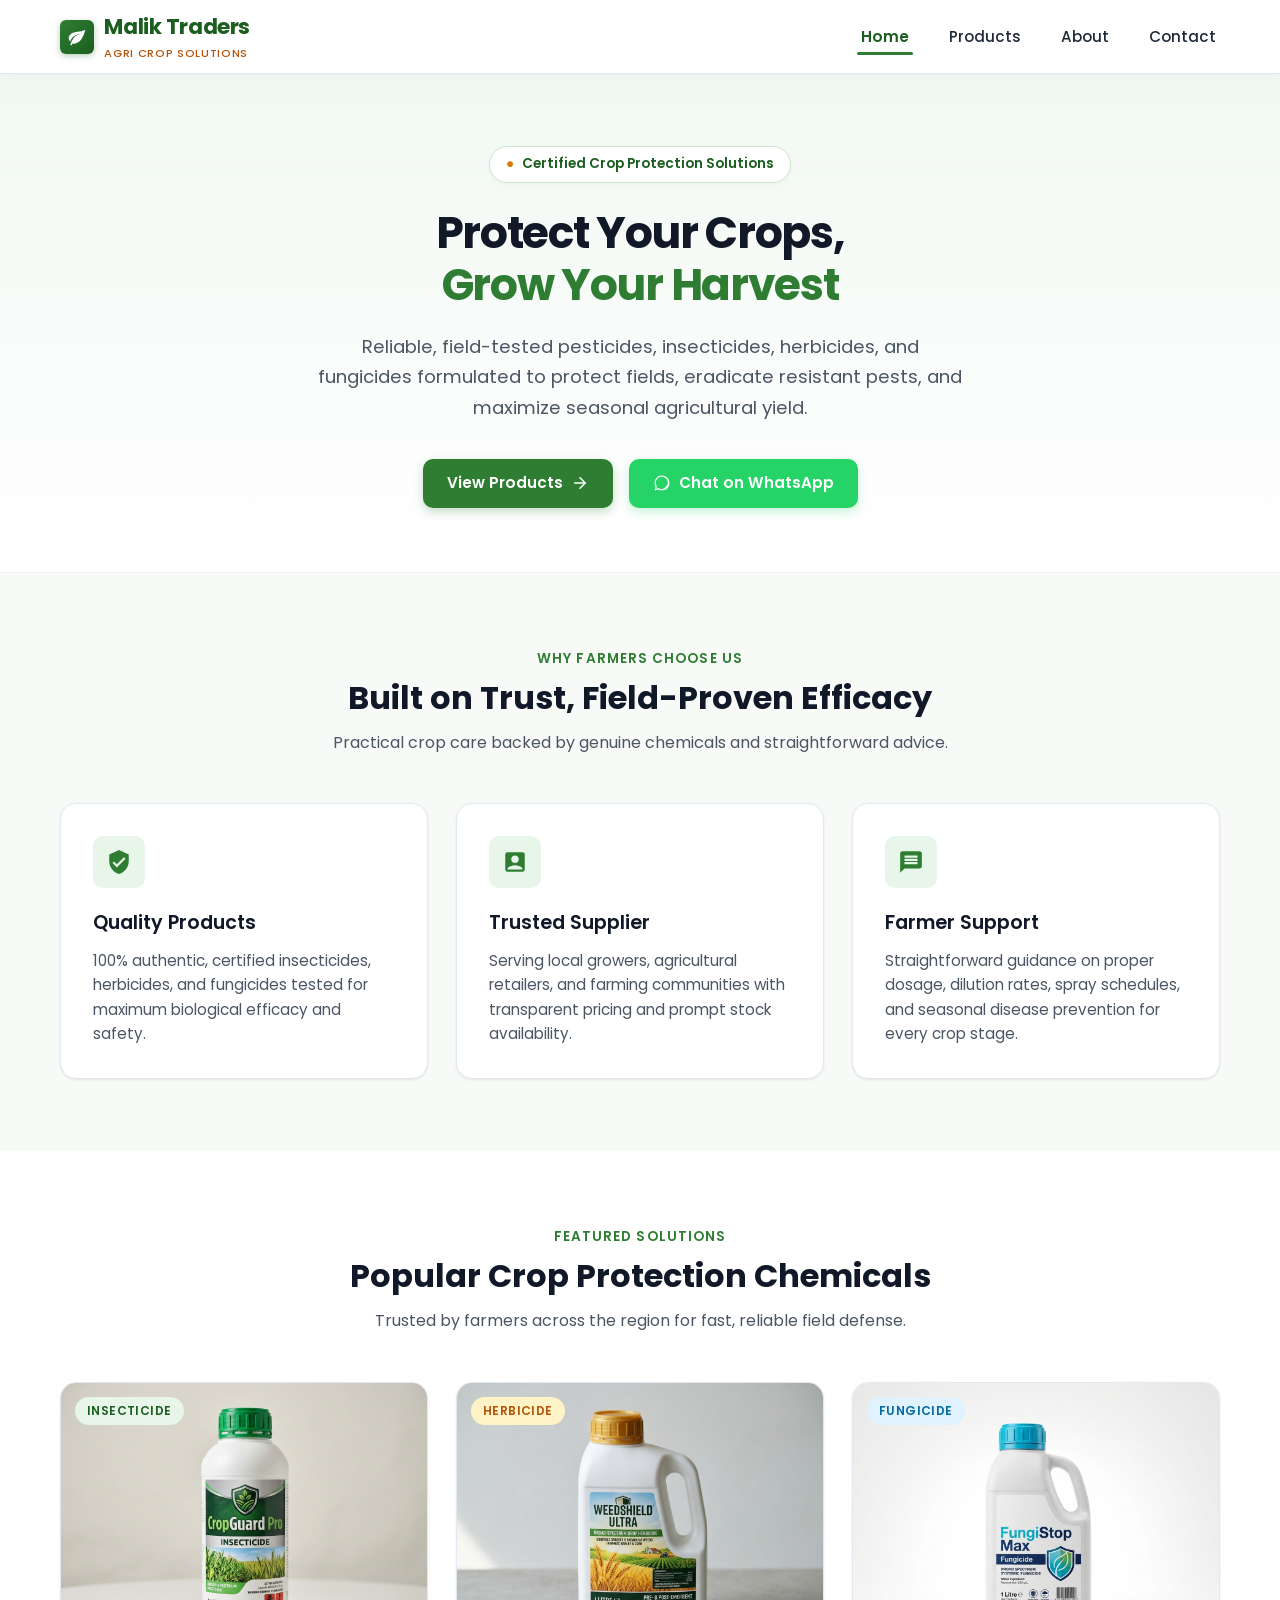
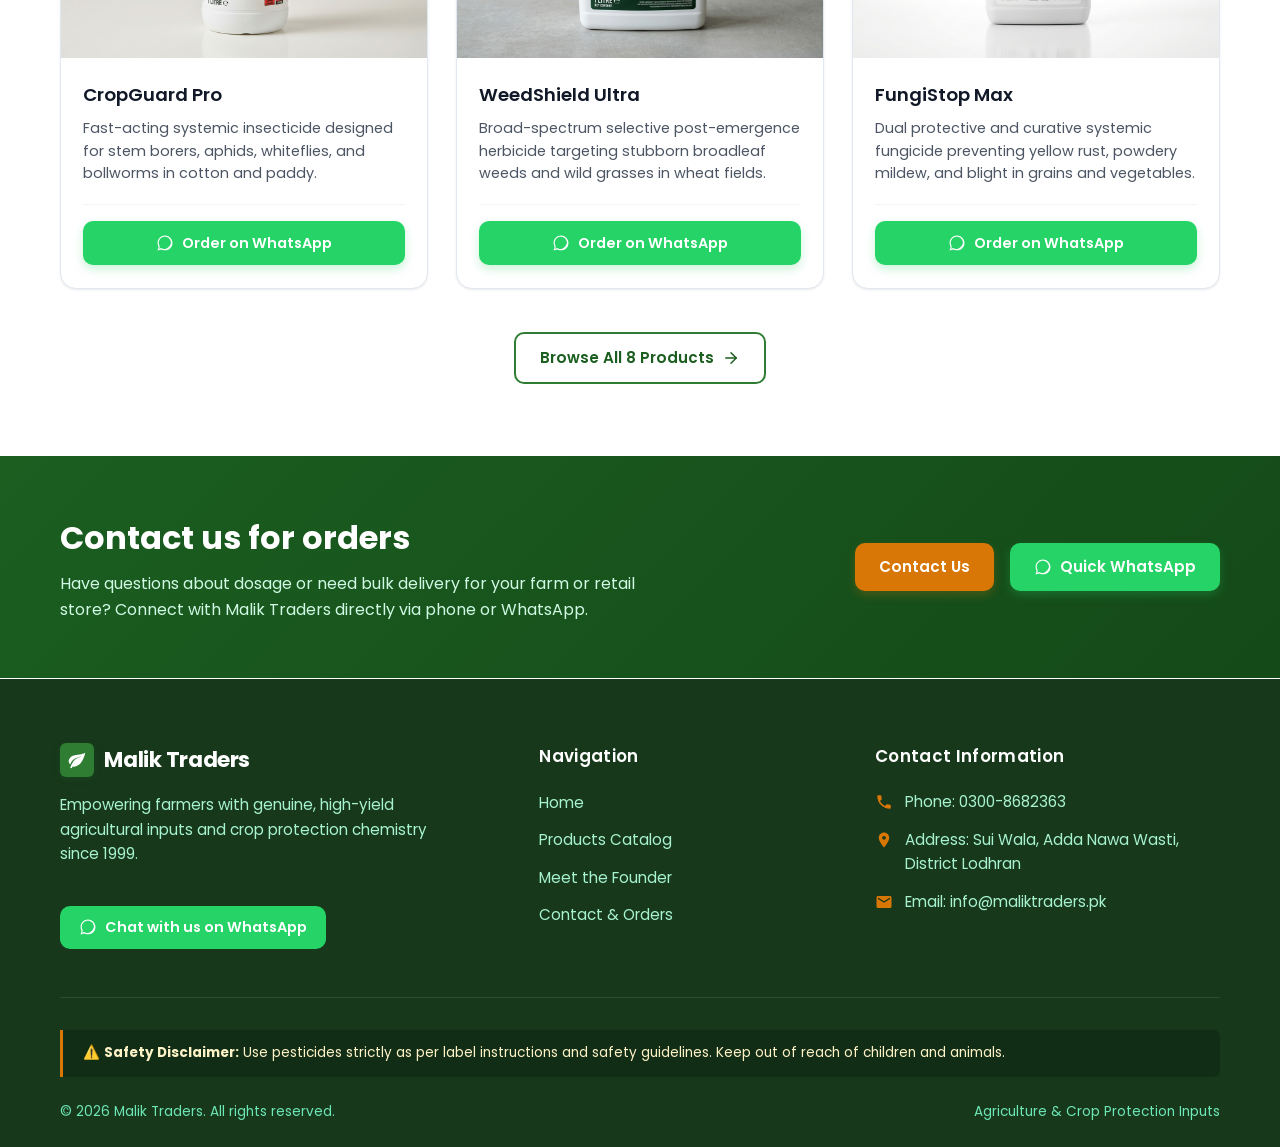
<file: index.html>
<!DOCTYPE html>
<html lang="en">
<head>
  <meta charset="UTF-8">
  <meta name="viewport" content="width=device-width, initial-scale=1.0">
  <title>Malik Traders | Quality Agricultural Pesticides & Crop Protection</title>
  <meta name="description" content="Malik Traders - Trusted provider of authentic agricultural pesticides, insecticides, herbicides, and fungicides. Protect your crops and grow your harvest.">
  
  <!-- Google Fonts: Poppins -->
  <link rel="preconnect" href="https://fonts.googleapis.com">
  <link rel="preconnect" href="https://fonts.gstatic.com" crossorigin>
  <link href="https://fonts.googleapis.com/css2?family=Poppins:wght@400;500;600;700&display=swap" rel="stylesheet">
  
  <!-- Stylesheet -->
  <link rel="stylesheet" href="style.css">
</head>
<body>

  <!-- Sticky Navbar -->
  <header class="header">
    <div class="container navbar">
      <a href="index.html" class="logo" aria-label="Malik Traders Home">
        <div class="logo-icon">
          <!-- Leaf / Plant SVG -->
          <svg viewBox="0 0 24 24">
            <path d="M17 8C8 10 5.9 16.17 3.82 21.34L5.71 22l1-2.3A4.49 4.49 0 0 0 8 20C19 20 22 3 22 3c-1 2-8 2.25-13 3.25S2 11.5 2 13.5s1.75 3.75 1.75 3.75C7 8 17 8 17 8z"/>
          </svg>
        </div>
        <div>
          <div>Malik Traders</div>
          <span class="logo-badge">Agri Crop Solutions</span>
        </div>
      </a>

      <!-- Mobile Navigation Hamburger -->
      <button class="nav-toggle" aria-label="Toggle navigation menu" aria-expanded="false">
        <span></span>
        <span></span>
        <span></span>
      </button>

      <!-- Nav Links -->
      <nav>
        <ul class="nav-menu">
          <li><a href="index.html" class="nav-link active">Home</a></li>
          <li><a href="products.html" class="nav-link">Products</a></li>
          <li><a href="about.html" class="nav-link">About</a></li>
          <li><a href="contact.html" class="nav-link">Contact</a></li>
        </ul>
      </nav>
    </div>
  </header>

  <main>
    <!-- Hero Section (Soft Fade-In on Page Load) -->
    <section class="hero-section">
      <div class="container">
        <div class="hero-content animate-hero-fade">
          <div class="hero-pill">
            <span>●</span> Certified Crop Protection Solutions
          </div>
          <h1 class="hero-title">
            Protect Your Crops, <span class="highlight">Grow Your Harvest</span>
          </h1>
          <p class="hero-subtitle">
            Reliable, field-tested pesticides, insecticides, herbicides, and fungicides 
            formulated to protect fields, eradicate resistant pests, and maximize seasonal agricultural yield.
          </p>
          <div class="hero-actions">
            <a href="products.html" class="btn btn-primary">
              View Products
              <svg width="18" height="18" viewBox="0 0 24 24" fill="none" stroke="currentColor" stroke-width="2" stroke-linecap="round" stroke-linejoin="round">
                <line x1="5" y1="12" x2="19" y2="12"></line>
                <polyline points="12 5 19 12 12 19"></polyline>
              </svg>
            </a>
            <a href="https://wa.me/923008682363?text=Hello%20Malik%20Traders,%20I%20would%20like%20to%20inquire%20about%20crop%20protection%20products." target="_blank" rel="noopener noreferrer" class="btn btn-whatsapp">
              <svg viewBox="0 0 24 24">
                <path d="M12.04 2c-5.46 0-9.91 4.45-9.91 9.91 0 1.75.46 3.45 1.32 4.95L2.05 22l5.25-1.38c1.45.79 3.08 1.21 4.74 1.21 5.46 0 9.91-4.45 9.91-9.91 0-2.65-1.03-5.14-2.9-7.01A9.816 9.816 0 0 0 12.04 2zm0 18.09c-1.52 0-3-.41-4.31-1.19l-.31-.18-3.2.84.85-3.12-.2-.32a8.04 8.04 0 0 1-1.23-4.31c0-4.47 3.64-8.11 8.11-8.11 2.17 0 4.2.85 5.73 2.38s2.38 3.56 2.38 5.73-3.64 8.16-8.03 8.16z"/>
              </svg>
              Chat on WhatsApp
            </a>
          </div>
        </div>
      </div>
    </section>

    <!-- 3 Short Highlight Cards (Scroll Reveal) -->
    <section class="section section-alt">
      <div class="container">
        <div class="section-header reveal">
          <span class="section-tag">Why Farmers Choose Us</span>
          <h2 class="section-title">Built on Trust, Field-Proven Efficacy</h2>
          <p class="section-desc">Practical crop care backed by genuine chemicals and straightforward advice.</p>
        </div>

        <div class="highlights-grid">
          <!-- Card 1: Quality Products -->
          <div class="highlight-card reveal reveal-delay-1">
            <div class="highlight-icon-wrap">
              <svg viewBox="0 0 24 24">
                <path d="M12 1L3 5v6c0 5.55 3.84 10.74 9 12 5.16-1.26 9-6.45 9-12V5l-9-4zm-2 16l-4-4 1.41-1.41L10 14.17l6.59-6.59L18 9l-8 8z"/>
              </svg>
            </div>
            <h3 class="highlight-title">Quality Products</h3>
            <p class="highlight-text">
              100% authentic, certified insecticides, herbicides, and fungicides tested for maximum biological efficacy and safety.
            </p>
          </div>

          <!-- Card 2: Trusted Supplier -->
          <div class="highlight-card reveal reveal-delay-2">
            <div class="highlight-icon-wrap">
              <svg viewBox="0 0 24 24">
                <path d="M19 3H5c-1.1 0-2 .9-2 2v14c0 1.1.9 2 2 2h14c1.1 0 2-.9 2-2V5c0-1.1-.9-2-2-2zm-7 3c1.93 0 3.5 1.57 3.5 3.5S13.93 13 12 13s-3.5-1.57-3.5-3.5S10.07 6 12 6zm7 13H5v-.23c0-.62.28-1.2.76-1.58C7.47 15.82 9.64 15 12 15s4.53.82 6.24 2.19c.48.38.76.97.76 1.58V19z"/>
              </svg>
            </div>
            <h3 class="highlight-title">Trusted Supplier</h3>
            <p class="highlight-text">
              Serving local growers, agricultural retailers, and farming communities with transparent pricing and prompt stock availability.
            </p>
          </div>

          <!-- Card 3: Farmer Support -->
          <div class="highlight-card reveal reveal-delay-3">
            <div class="highlight-icon-wrap">
              <svg viewBox="0 0 24 24">
                <path d="M20 2H4c-1.1 0-1.99.9-1.99 2L2 22l4-4h14c1.1 0 2-.9 2-2V4c0-1.1-.9-2-2-2zm-2 12H6v-2h12v2zm0-3H6V9h12v2zm0-3H6V6h12v2z"/>
              </svg>
            </div>
            <h3 class="highlight-title">Farmer Support</h3>
            <p class="highlight-text">
              Straightforward guidance on proper dosage, dilution rates, spray schedules, and seasonal disease prevention for every crop stage.
            </p>
          </div>
        </div>
      </div>
    </section>

    <!-- Featured Products Preview (3-4 Cards) -->
    <section class="section">
      <div class="container">
        <div class="section-header reveal">
          <span class="section-tag">Featured Solutions</span>
          <h2 class="section-title">Popular Crop Protection Chemicals</h2>
          <p class="section-desc">Trusted by farmers across the region for fast, reliable field defense.</p>
        </div>

        <div class="products-grid">
          <!-- Featured Product 1 -->
          <div class="product-card reveal reveal-delay-1" data-category="insecticides">
            <div class="product-img-wrap">
              <img src="images/product-1.jpg" alt="CropGuard Pro Insecticide" loading="lazy">
              <div class="product-category-overlay">
                <span class="badge badge-insecticide">Insecticide</span>
              </div>
            </div>
            <div class="product-body">
              <h3 class="product-name">CropGuard Pro</h3>
              <p class="product-desc">
                Fast-acting systemic insecticide designed for stem borers, aphids, whiteflies, and bollworms in cotton and paddy.
              </p>
              <div class="product-footer">
                <a href="https://wa.me/923008682363?text=Hello%20Malik%20Traders,%20I%20would%20like%20to%20order%20CropGuard%20Pro." target="_blank" rel="noopener noreferrer" class="btn btn-whatsapp">
                  <svg viewBox="0 0 24 24">
                    <path d="M12.04 2c-5.46 0-9.91 4.45-9.91 9.91 0 1.75.46 3.45 1.32 4.95L2.05 22l5.25-1.38c1.45.79 3.08 1.21 4.74 1.21 5.46 0 9.91-4.45 9.91-9.91 0-2.65-1.03-5.14-2.9-7.01A9.816 9.816 0 0 0 12.04 2zm0 18.09c-1.52 0-3-.41-4.31-1.19l-.31-.18-3.2.84.85-3.12-.2-.32a8.04 8.04 0 0 1-1.23-4.31c0-4.47 3.64-8.11 8.11-8.11 2.17 0 4.2.85 5.73 2.38s2.38 3.56 2.38 5.73-3.64 8.16-8.03 8.16z"/>
                  </svg>
                  Order on WhatsApp
                </a>
              </div>
            </div>
          </div>

          <!-- Featured Product 2 -->
          <div class="product-card reveal reveal-delay-2" data-category="herbicides">
            <div class="product-img-wrap">
              <img src="images/product-2.jpg" alt="WeedShield Ultra Herbicide" loading="lazy">
              <div class="product-category-overlay">
                <span class="badge badge-herbicide">Herbicide</span>
              </div>
            </div>
            <div class="product-body">
              <h3 class="product-name">WeedShield Ultra</h3>
              <p class="product-desc">
                Broad-spectrum selective post-emergence herbicide targeting stubborn broadleaf weeds and wild grasses in wheat fields.
              </p>
              <div class="product-footer">
                <a href="https://wa.me/923008682363?text=Hello%20Malik%20Traders,%20I%20would%20like%20to%20order%20WeedShield%20Ultra." target="_blank" rel="noopener noreferrer" class="btn btn-whatsapp">
                  <svg viewBox="0 0 24 24">
                    <path d="M12.04 2c-5.46 0-9.91 4.45-9.91 9.91 0 1.75.46 3.45 1.32 4.95L2.05 22l5.25-1.38c1.45.79 3.08 1.21 4.74 1.21 5.46 0 9.91-4.45 9.91-9.91 0-2.65-1.03-5.14-2.9-7.01A9.816 9.816 0 0 0 12.04 2zm0 18.09c-1.52 0-3-.41-4.31-1.19l-.31-.18-3.2.84.85-3.12-.2-.32a8.04 8.04 0 0 1-1.23-4.31c0-4.47 3.64-8.11 8.11-8.11 2.17 0 4.2.85 5.73 2.38s2.38 3.56 2.38 5.73-3.64 8.16-8.03 8.16z"/>
                  </svg>
                  Order on WhatsApp
                </a>
              </div>
            </div>
          </div>

          <!-- Featured Product 3 -->
          <div class="product-card reveal reveal-delay-3" data-category="fungicides">
            <div class="product-img-wrap">
              <img src="images/product-3.jpg" alt="FungiStop Max Fungicide" loading="lazy">
              <div class="product-category-overlay">
                <span class="badge badge-fungicide">Fungicide</span>
              </div>
            </div>
            <div class="product-body">
              <h3 class="product-name">FungiStop Max</h3>
              <p class="product-desc">
                Dual protective and curative systemic fungicide preventing yellow rust, powdery mildew, and blight in grains and vegetables.
              </p>
              <div class="product-footer">
                <a href="https://wa.me/923008682363?text=Hello%20Malik%20Traders,%20I%20would%20like%20to%20order%20FungiStop%20Max." target="_blank" rel="noopener noreferrer" class="btn btn-whatsapp">
                  <svg viewBox="0 0 24 24">
                    <path d="M12.04 2c-5.46 0-9.91 4.45-9.91 9.91 0 1.75.46 3.45 1.32 4.95L2.05 22l5.25-1.38c1.45.79 3.08 1.21 4.74 1.21 5.46 0 9.91-4.45 9.91-9.91 0-2.65-1.03-5.14-2.9-7.01A9.816 9.816 0 0 0 12.04 2zm0 18.09c-1.52 0-3-.41-4.31-1.19l-.31-.18-3.2.84.85-3.12-.2-.32a8.04 8.04 0 0 1-1.23-4.31c0-4.47 3.64-8.11 8.11-8.11 2.17 0 4.2.85 5.73 2.38s2.38 3.56 2.38 5.73-3.64 8.16-8.03 8.16z"/>
                  </svg>
                  Order on WhatsApp
                </a>
              </div>
            </div>
          </div>
        </div>

        <div style="text-align: center; margin-top: 2.75rem;" class="reveal">
          <a href="products.html" class="btn btn-outline">
            Browse All 8 Products
            <svg width="18" height="18" viewBox="0 0 24 24" fill="none" stroke="currentColor" stroke-width="2" stroke-linecap="round" stroke-linejoin="round">
              <line x1="5" y1="12" x2="19" y2="12"></line>
              <polyline points="12 5 19 12 12 19"></polyline>
            </svg>
          </a>
        </div>
      </div>
    </section>

    <!-- Call to Action Strip -->
    <section class="cta-strip reveal">
      <div class="container">
        <div class="cta-container">
          <div class="cta-text">
            <h2 class="cta-title">Contact us for orders</h2>
            <p class="cta-desc">
              Have questions about dosage or need bulk delivery for your farm or retail store? 
              Connect with Malik Traders directly via phone or WhatsApp.
            </p>
          </div>
          <div class="cta-actions">
            <a href="contact.html" class="btn btn-secondary">
              Contact Us
            </a>
            <a href="https://wa.me/923008682363?text=Hello%20Malik%20Traders,%20I%20would%20like%20to%20place%20an%20order." target="_blank" rel="noopener noreferrer" class="btn btn-whatsapp">
              <svg viewBox="0 0 24 24">
                <path d="M12.04 2c-5.46 0-9.91 4.45-9.91 9.91 0 1.75.46 3.45 1.32 4.95L2.05 22l5.25-1.38c1.45.79 3.08 1.21 4.74 1.21 5.46 0 9.91-4.45 9.91-9.91 0-2.65-1.03-5.14-2.9-7.01A9.816 9.816 0 0 0 12.04 2zm0 18.09c-1.52 0-3-.41-4.31-1.19l-.31-.18-3.2.84.85-3.12-.2-.32a8.04 8.04 0 0 1-1.23-4.31c0-4.47 3.64-8.11 8.11-8.11 2.17 0 4.2.85 5.73 2.38s2.38 3.56 2.38 5.73-3.64 8.16-8.03 8.16z"/>
              </svg>
              Quick WhatsApp
            </a>
          </div>
        </div>
      </div>
    </section>
  </main>

  <!-- Simple Footer -->
  <footer class="footer">
    <div class="container">
      <div class="footer-top">
        <!-- Brand Info -->
        <div class="footer-brand">
          <a href="index.html" class="logo">
            <div class="logo-icon">
              <svg viewBox="0 0 24 24">
                <path d="M17 8C8 10 5.9 16.17 3.82 21.34L5.71 22l1-2.3A4.49 4.49 0 0 0 8 20C19 20 22 3 22 3c-1 2-8 2.25-13 3.25S2 11.5 2 13.5s1.75 3.75 1.75 3.75C7 8 17 8 17 8z"/>
              </svg>
            </div>
            <span>Malik Traders</span>
          </a>
          <p class="footer-tagline">
            Empowering farmers with genuine, high-yield agricultural inputs and crop protection chemistry since 1999.
          </p>
          <a href="https://wa.me/923008682363?text=Hello%20Malik%20Traders" target="_blank" rel="noopener noreferrer" class="footer-whatsapp-btn">
            <svg viewBox="0 0 24 24">
              <path d="M12.04 2c-5.46 0-9.91 4.45-9.91 9.91 0 1.75.46 3.45 1.32 4.95L2.05 22l5.25-1.38c1.45.79 3.08 1.21 4.74 1.21 5.46 0 9.91-4.45 9.91-9.91 0-2.65-1.03-5.14-2.9-7.01A9.816 9.816 0 0 0 12.04 2zm0 18.09c-1.52 0-3-.41-4.31-1.19l-.31-.18-3.2.84.85-3.12-.2-.32a8.04 8.04 0 0 1-1.23-4.31c0-4.47 3.64-8.11 8.11-8.11 2.17 0 4.2.85 5.73 2.38s2.38 3.56 2.38 5.73-3.64 8.16-8.03 8.16z"/>
            </svg>
            Chat with us on WhatsApp
          </a>
        </div>

        <!-- Quick Links -->
        <div>
          <h4 class="footer-title">Navigation</h4>
          <ul class="footer-nav-list">
            <li><a href="index.html" class="footer-nav-link">Home</a></li>
            <li><a href="products.html" class="footer-nav-link">Products Catalog</a></li>
            <li><a href="about.html" class="footer-nav-link">Meet the Founder</a></li>
            <li><a href="contact.html" class="footer-nav-link">Contact & Orders</a></li>
          </ul>
        </div>

        <!-- Contact Summary -->
        <div>
          <h4 class="footer-title">Contact Information</h4>
          <div class="footer-contact-list">
            <div class="footer-contact-item">
              <svg viewBox="0 0 24 24">
                <path d="M6.62 10.79a15.05 15.05 0 0 0 6.59 6.59l2.2-2.2c.27-.27.67-.36 1.02-.24 1.12.37 2.33.57 3.57.57.55 0 1 .45 1 1V20c0 .55-.45 1-1 1-9.39 0-17-7.61-17-17 0-.55.45-1 1-1h3.5c.55 0 1 .45 1 1 0 1.25.2 2.45.57 3.57.11.35.03.74-.25 1.02l-2.2 2.2z"/>
              </svg>
              <span>Phone: <a href="tel:+923008682363">0300-8682363</a></span>
            </div>
            <div class="footer-contact-item">
              <svg viewBox="0 0 24 24">
                <path d="M12 2C8.13 2 5 5.13 5 9c0 5.25 7 13 7 13s7-7.75 7-13c0-3.87-3.13-7-7-7zm0 9.5c-1.38 0-2.5-1.12-2.5-2.5s1.12-2.5 2.5-2.5 2.5 1.12 2.5 2.5-1.12 2.5-2.5 2.5z"/>
              </svg>
              <span>Address: Sui Wala, Adda Nawa Wasti, District Lodhran</span>
            </div>
            <div class="footer-contact-item">
              <svg viewBox="0 0 24 24">
                <path d="M20 4H4c-1.1 0-1.99.9-1.99 2L2 18c0 1.1.9 2 2 2h16c1.1 0 2-.9 2-2V6c0-1.1-.9-2-2-2zm0 4l-8 5-8-5V6l8 5 8-5v2z"/>
              </svg>
              <span>Email: <a href="mailto:info@maliktraders.pk">info@maliktraders.pk</a></span>
            </div>
          </div>
        </div>
      </div>

      <!-- Safety Disclaimer (Strict Requirement) -->
      <div class="footer-disclaimer-box">
        <p class="footer-disclaimer-text">
          ⚠️ <strong>Safety Disclaimer:</strong> Use pesticides strictly as per label instructions and safety guidelines. Keep out of reach of children and animals.
        </p>
      </div>

      <!-- Bottom Bar -->
      <div class="footer-bottom">
        <div>&copy; <span id="current-year">2026</span> Malik Traders. All rights reserved.</div>
        <div>Agriculture & Crop Protection Inputs</div>
      </div>
    </div>
  </footer>

  <!-- Vanilla JavaScript -->
  <script src="script.js"></script>
</body>
</html>
</file>
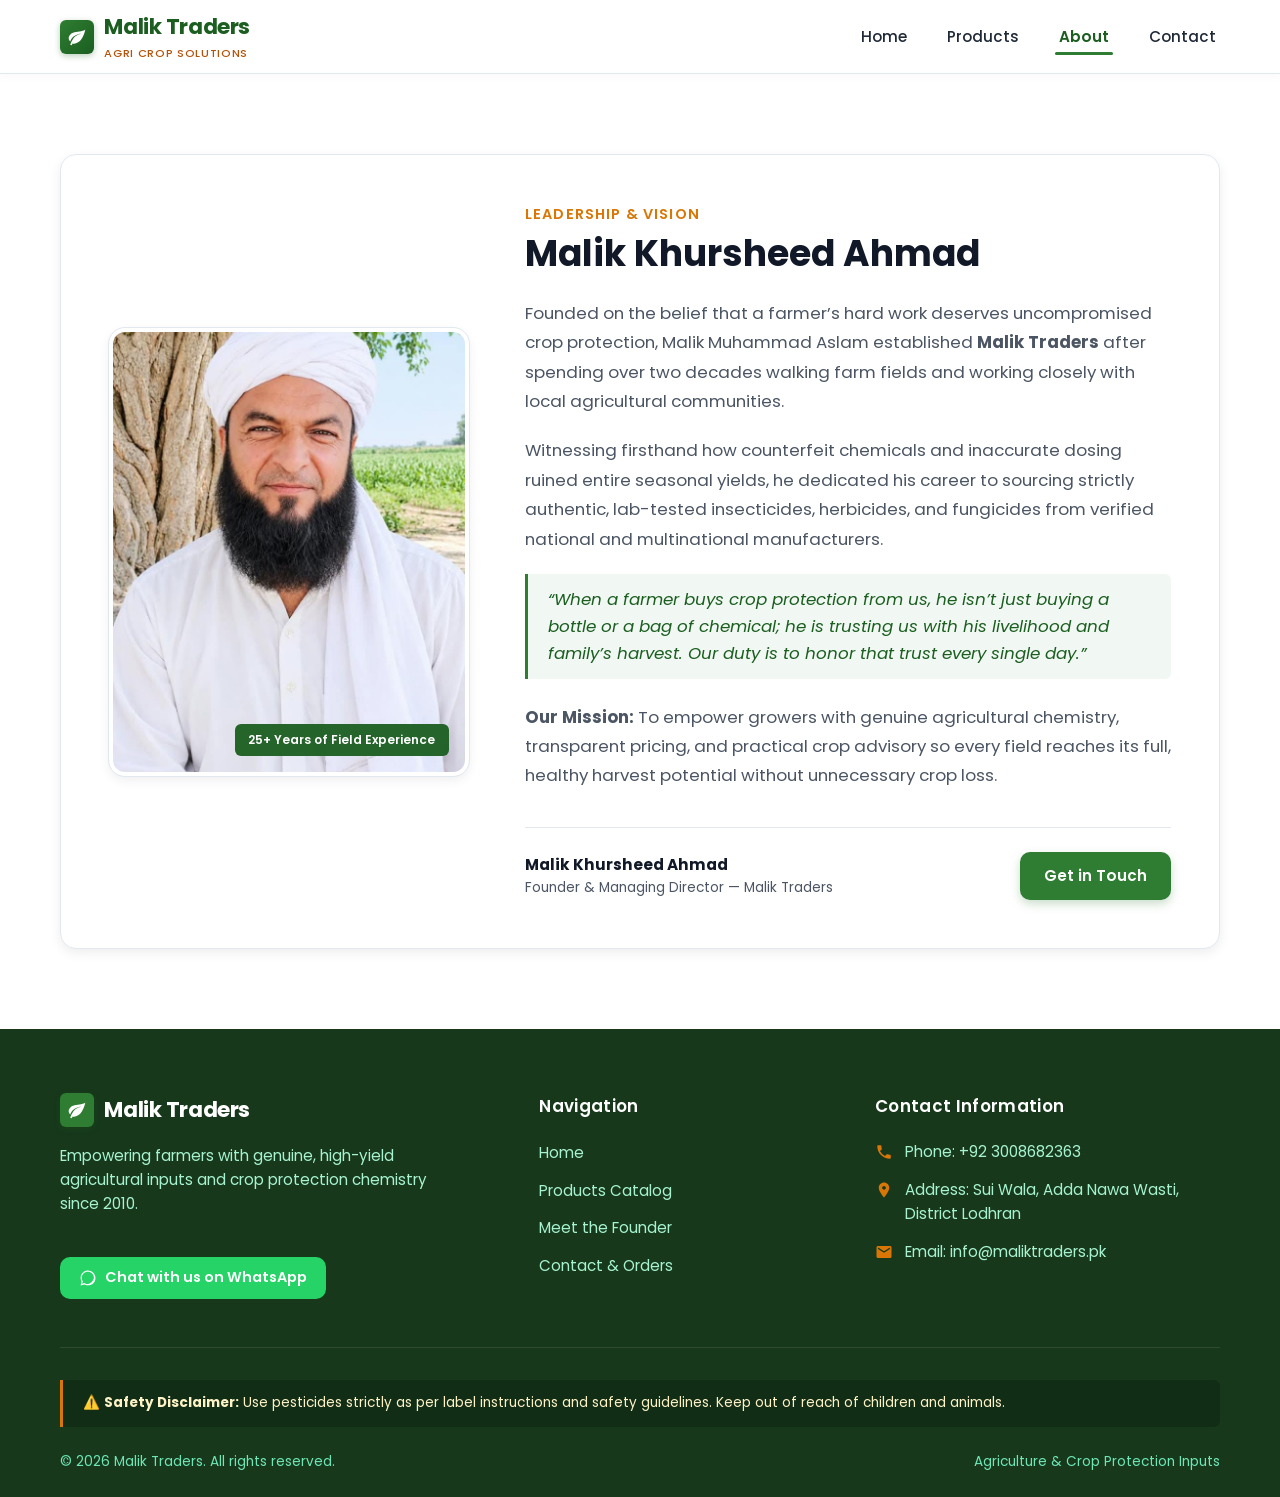
<file: about.html>
<!DOCTYPE html>
<html lang="en">
<head>
  <meta charset="UTF-8">
  <meta name="viewport" content="width=device-width, initial-scale=1.0">
  <title>About Us - Meet the Founder | Malik Traders</title>
  <meta name="description" content="Meet the founder of Malik Traders, Malik Khursheed Ahmad. Learn about our 20+ years of agricultural experience and mission to protect farmers' crops.">
  
  <!-- Google Fonts: Poppins -->
  <link rel="preconnect" href="https://fonts.googleapis.com">
  <link rel="preconnect" href="https://fonts.gstatic.com" crossorigin>
  <link href="https://fonts.googleapis.com/css2?family=Poppins:wght@400;500;600;700&display=swap" rel="stylesheet">
  
  <!-- Stylesheet -->
  <link rel="stylesheet" href="style.css">
</head>
<body>

  <!-- Sticky Navbar -->
  <header class="header">
    <div class="container navbar">
      <a href="index.html" class="logo" aria-label="Malik Traders Home">
        <div class="logo-icon">
          <svg viewBox="0 0 24 24">
            <path d="M17 8C8 10 5.9 16.17 3.82 21.34L5.71 22l1-2.3A4.49 4.49 0 0 0 8 20C19 20 22 3 22 3c-1 2-8 2.25-13 3.25S2 11.5 2 13.5s1.75 3.75 1.75 3.75C7 8 17 8 17 8z"/>
          </svg>
        </div>
        <div>
          <div>Malik Traders</div>
          <span class="logo-badge">Agri Crop Solutions</span>
        </div>
      </a>

      <!-- Mobile Navigation Hamburger -->
      <button class="nav-toggle" aria-label="Toggle navigation menu" aria-expanded="false">
        <span></span>
        <span></span>
        <span></span>
      </button>

      <!-- Nav Links -->
      <nav>
        <ul class="nav-menu">
          <li><a href="index.html" class="nav-link">Home</a></li>
          <li><a href="products.html" class="nav-link">Products</a></li>
          <li><a href="about.html" class="nav-link active">About</a></li>
          <li><a href="contact.html" class="nav-link">Contact</a></li>
        </ul>
      </nav>
    </div>
  </header>

  <main>
    <!-- ONLY ONE SECTION: Meet the Founder -->
    <section class="about-section">
      <div class="container">
        
        <div class="founder-card reveal animate-hero-fade">
          
          <!-- Founder Photo Column -->
          <div class="founder-photo-wrap">
            <img src="images/founder.jpeg" alt="Malik Khursheed Ahmad - Founder of Malik Traders" loading="lazy">
            <div class="founder-badge">
              25+ Years of Field Experience
            </div>
          </div>

          <!-- Founder Bio Column -->
          <div class="founder-details">
            <span class="founder-role">Leadership & Vision</span>
            <h1 class="founder-name">Malik Khursheed Ahmad</h1>
            
            <div class="founder-bio">
              <p>
                Founded on the belief that a farmer’s hard work deserves uncompromised crop protection, 
                Malik Muhammad Aslam established <strong>Malik Traders</strong> after spending over 
                two decades walking farm fields and working closely with local agricultural communities.
              </p>
              <p>
                Witnessing firsthand how counterfeit chemicals and inaccurate dosing ruined entire seasonal yields, 
                he dedicated his career to sourcing strictly authentic, lab-tested insecticides, herbicides, 
                and fungicides from verified national and multinational manufacturers.
              </p>
              
              <div class="founder-quote">
                “When a farmer buys crop protection from us, he isn’t just buying a bottle or a bag of chemical; 
                he is trusting us with his livelihood and family’s harvest. Our duty is to honor that trust every single day.”
              </div>

              <p>
                <strong>Our Mission:</strong> To empower growers with genuine agricultural chemistry, transparent pricing, 
                and practical crop advisory so every field reaches its full, healthy harvest potential without unnecessary crop loss.
              </p>
            </div>

            <div class="founder-signature">
              <div class="signature-meta">
                <strong>Malik Khursheed Ahmad</strong>
                <span>Founder & Managing Director — Malik Traders</span>
              </div>
              <a href="contact.html" class="btn btn-primary" style="margin-left: auto;">
                Get in Touch
              </a>
            </div>

          </div>

        </div>

      </div>
    </section>
  </main>

  <!-- Simple Footer -->
  <footer class="footer">
    <div class="container">
      <div class="footer-top">
        <!-- Brand Info -->
        <div class="footer-brand">
          <a href="index.html" class="logo">
            <div class="logo-icon">
              <svg viewBox="0 0 24 24">
                <path d="M17 8C8 10 5.9 16.17 3.82 21.34L5.71 22l1-2.3A4.49 4.49 0 0 0 8 20C19 20 22 3 22 3c-1 2-8 2.25-13 3.25S2 11.5 2 13.5s1.75 3.75 1.75 3.75C7 8 17 8 17 8z"/>
              </svg>
            </div>
            <span>Malik Traders</span>
          </a>
          <p class="footer-tagline">
            Empowering farmers with genuine, high-yield agricultural inputs and crop protection chemistry since 2010.
          </p>
          <a href="https://wa.me/923008682363?text=Hello%20Malik%20Traders" target="_blank" rel="noopener noreferrer" class="footer-whatsapp-btn">
            <svg viewBox="0 0 24 24">
              <path d="M12.04 2c-5.46 0-9.91 4.45-9.91 9.91 0 1.75.46 3.45 1.32 4.95L2.05 22l5.25-1.38c1.45.79 3.08 1.21 4.74 1.21 5.46 0 9.91-4.45 9.91-9.91 0-2.65-1.03-5.14-2.9-7.01A9.816 9.816 0 0 0 12.04 2zm0 18.09c-1.52 0-3-.41-4.31-1.19l-.31-.18-3.2.84.85-3.12-.2-.32a8.04 8.04 0 0 1-1.23-4.31c0-4.47 3.64-8.11 8.11-8.11 2.17 0 4.2.85 5.73 2.38s2.38 3.56 2.38 5.73-3.64 8.16-8.03 8.16z"/>
            </svg>
            Chat with us on WhatsApp
          </a>
        </div>

        <!-- Quick Links -->
        <div>
          <h4 class="footer-title">Navigation</h4>
          <ul class="footer-nav-list">
            <li><a href="index.html" class="footer-nav-link">Home</a></li>
            <li><a href="products.html" class="footer-nav-link">Products Catalog</a></li>
            <li><a href="about.html" class="footer-nav-link">Meet the Founder</a></li>
            <li><a href="contact.html" class="footer-nav-link">Contact & Orders</a></li>
          </ul>
        </div>

        <!-- Contact Summary -->
        <div>
          <h4 class="footer-title">Contact Information</h4>
          <div class="footer-contact-list">
            <div class="footer-contact-item">
              <svg viewBox="0 0 24 24">
                <path d="M6.62 10.79a15.05 15.05 0 0 0 6.59 6.59l2.2-2.2c.27-.27.67-.36 1.02-.24 1.12.37 2.33.57 3.57.57.55 0 1 .45 1 1V20c0 .55-.45 1-1 1-9.39 0-17-7.61-17-17 0-.55.45-1 1-1h3.5c.55 0 1 .45 1 1 0 1.25.2 2.45.57 3.57.11.35.03.74-.25 1.02l-2.2 2.2z"/>
              </svg>
              <span>Phone: <a href="tel:+923008682363">+92 3008682363</a></span>
            </div>
            <div class="footer-contact-item">
              <svg viewBox="0 0 24 24">
                <path d="M12 2C8.13 2 5 5.13 5 9c0 5.25 7 13 7 13s7-7.75 7-13c0-3.87-3.13-7-7-7zm0 9.5c-1.38 0-2.5-1.12-2.5-2.5s1.12-2.5 2.5-2.5 2.5 1.12 2.5 2.5-1.12 2.5-2.5 2.5z"/>
              </svg>
              <span>Address: Sui Wala, Adda Nawa Wasti, District Lodhran</span>
            </div>
            <div class="footer-contact-item">
              <svg viewBox="0 0 24 24">
                <path d="M20 4H4c-1.1 0-1.99.9-1.99 2L2 18c0 1.1.9 2 2 2h16c1.1 0 2-.9 2-2V6c0-1.1-.9-2-2-2zm0 4l-8 5-8-5V6l8 5 8-5v2z"/>
              </svg>
              <span>Email: <a href="mailto:info@maliktraders.pk">info@maliktraders.pk</a></span>
            </div>
          </div>
        </div>
      </div>

      <!-- Safety Disclaimer (Strict Requirement) -->
      <div class="footer-disclaimer-box">
        <p class="footer-disclaimer-text">
          ⚠️ <strong>Safety Disclaimer:</strong> Use pesticides strictly as per label instructions and safety guidelines. Keep out of reach of children and animals.
        </p>
      </div>

      <!-- Bottom Bar -->
      <div class="footer-bottom">
        <div>&copy; <span id="current-year">2026</span> Malik Traders. All rights reserved.</div>
        <div>Agriculture & Crop Protection Inputs</div>
      </div>
    </div>
  </footer>

  <!-- Vanilla JavaScript -->
  <script src="script.js"></script>
</body>
</html>
</file>
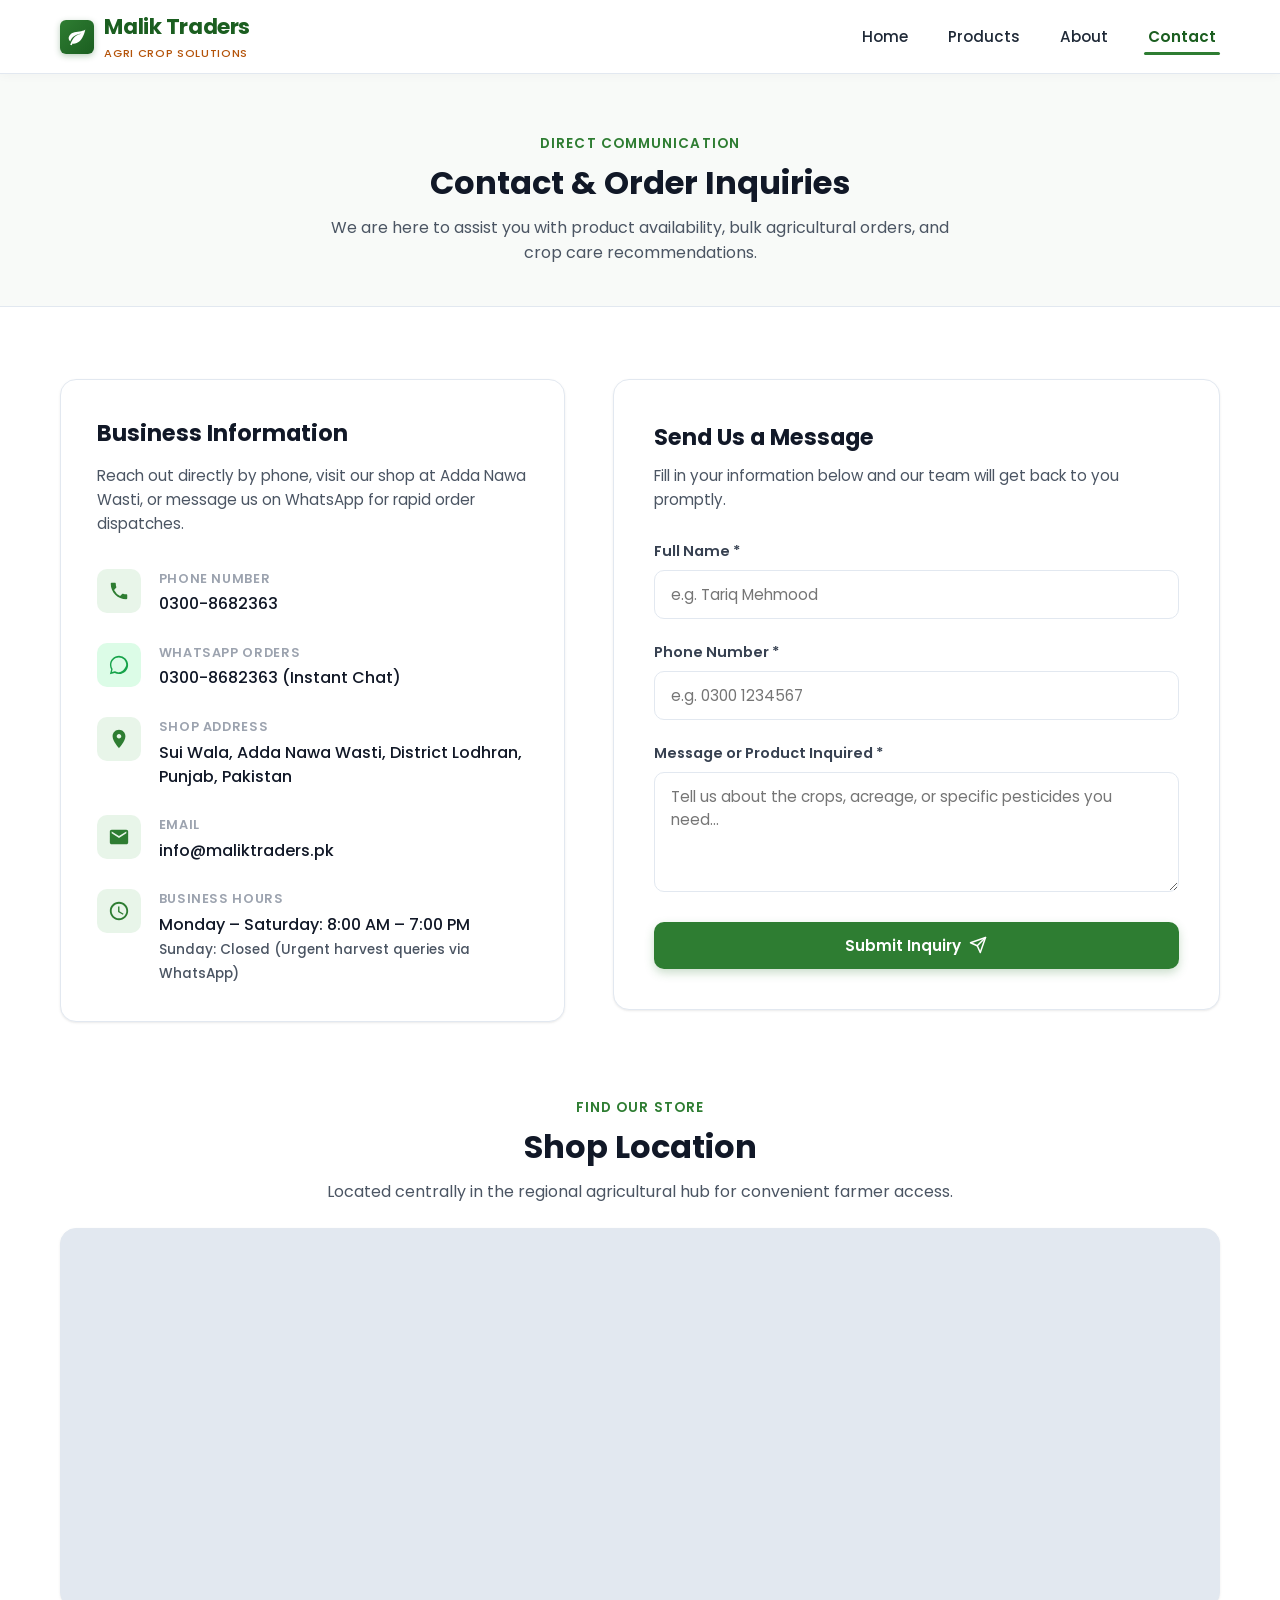
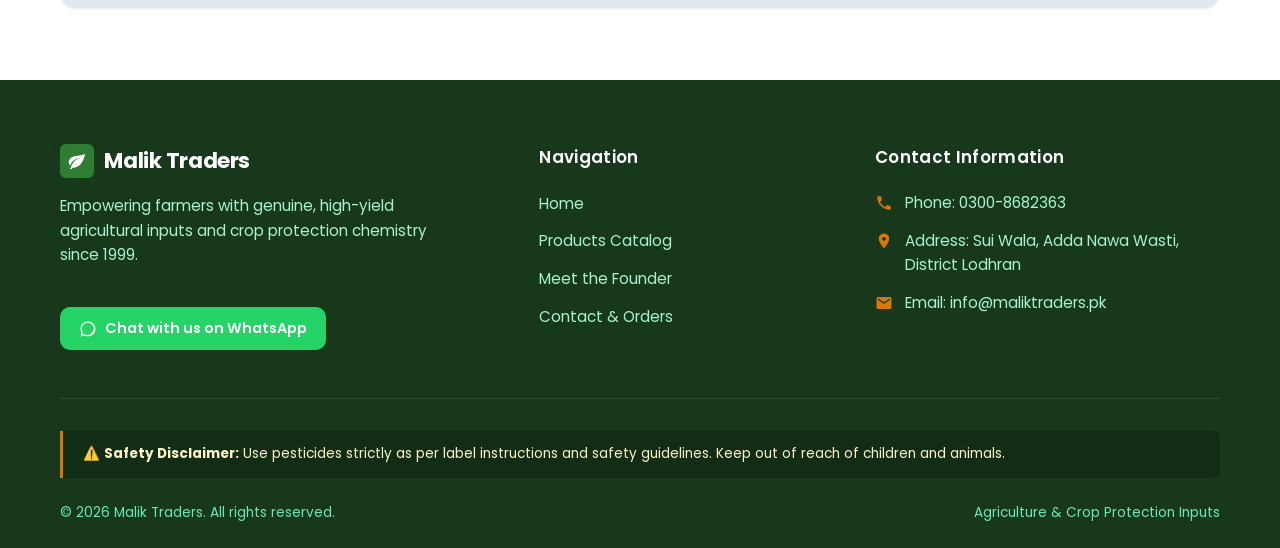
<file: contact.html>
<!DOCTYPE html>
<html lang="en">
<head>
  <meta charset="UTF-8">
  <meta name="viewport" content="width=device-width, initial-scale=1.0">
  <title>Contact Us & Order Inquiries | Malik Traders</title>
  <meta name="description" content="Get in touch with Malik Traders for pesticide orders, agronomy advisory, and delivery schedules. Call, WhatsApp, or send an inquiry.">
  
  <!-- Google Fonts: Poppins -->
  <link rel="preconnect" href="https://fonts.googleapis.com">
  <link rel="preconnect" href="https://fonts.gstatic.com" crossorigin>
  <link href="https://fonts.googleapis.com/css2?family=Poppins:wght@400;500;600;700&display=swap" rel="stylesheet">
  
  <!-- Stylesheet -->
  <link rel="stylesheet" href="style.css">
</head>
<body>

  <!-- Sticky Navbar -->
  <header class="header">
    <div class="container navbar">
      <a href="index.html" class="logo" aria-label="Malik Traders Home">
        <div class="logo-icon">
          <svg viewBox="0 0 24 24">
            <path d="M17 8C8 10 5.9 16.17 3.82 21.34L5.71 22l1-2.3A4.49 4.49 0 0 0 8 20C19 20 22 3 22 3c-1 2-8 2.25-13 3.25S2 11.5 2 13.5s1.75 3.75 1.75 3.75C7 8 17 8 17 8z"/>
          </svg>
        </div>
        <div>
          <div>Malik Traders</div>
          <span class="logo-badge">Agri Crop Solutions</span>
        </div>
      </a>

      <!-- Mobile Navigation Hamburger -->
      <button class="nav-toggle" aria-label="Toggle navigation menu" aria-expanded="false">
        <span></span>
        <span></span>
        <span></span>
      </button>

      <!-- Nav Links -->
      <nav>
        <ul class="nav-menu">
          <li><a href="index.html" class="nav-link">Home</a></li>
          <li><a href="products.html" class="nav-link">Products</a></li>
          <li><a href="about.html" class="nav-link">About</a></li>
          <li><a href="contact.html" class="nav-link active">Contact</a></li>
        </ul>
      </nav>
    </div>
  </header>

  <main>
    <!-- Page Header -->
    <section class="section-alt" style="padding: 3.5rem 0 2.5rem; border-bottom: 1px solid var(--color-border);">
      <div class="container">
        <div class="section-header animate-hero-fade" style="margin-bottom: 0;">
          <span class="section-tag">Direct Communication</span>
          <h1 class="section-title">Contact & Order Inquiries</h1>
          <p class="section-desc">
            We are here to assist you with product availability, bulk agricultural orders, and crop care recommendations.
          </p>
        </div>
      </div>
    </section>

    <!-- Contact Details & Form Section -->
    <section class="contact-section">
      <div class="container">
        <div class="contact-layout">
          
          <!-- Column 1: Contact Details -->
          <div class="contact-info-card reveal">
            <h2 class="info-card-title">Business Information</h2>
            <p class="info-card-desc">
              Reach out directly by phone, visit our shop at Adda Nawa Wasti, or message us on WhatsApp for rapid order dispatches.
            </p>

            <!-- Phone -->
            <div class="contact-item">
              <div class="contact-icon">
                <svg viewBox="0 0 24 24">
                  <path d="M6.62 10.79a15.05 15.05 0 0 0 6.59 6.59l2.2-2.2c.27-.27.67-.36 1.02-.24 1.12.37 2.33.57 3.57.57.55 0 1 .45 1 1V20c0 .55-.45 1-1 1-9.39 0-17-7.61-17-17 0-.55.45-1 1-1h3.5c.55 0 1 .45 1 1 0 1.25.2 2.45.57 3.57.11.35.03.74-.25 1.02l-2.2 2.2z"/>
                </svg>
              </div>
              <div>
                <div class="contact-item-title">Phone Number</div>
                <div class="contact-item-val">
                  <a href="tel:+923008682363">0300-8682363</a>
                </div>
              </div>
            </div>

            <!-- WhatsApp -->
            <div class="contact-item">
              <div class="contact-icon" style="background-color: #dcfce7; color: #16a34a;">
                <svg viewBox="0 0 24 24">
                  <path d="M12.04 2c-5.46 0-9.91 4.45-9.91 9.91 0 1.75.46 3.45 1.32 4.95L2.05 22l5.25-1.38c1.45.79 3.08 1.21 4.74 1.21 5.46 0 9.91-4.45 9.91-9.91 0-2.65-1.03-5.14-2.9-7.01A9.816 9.816 0 0 0 12.04 2zm0 18.09c-1.52 0-3-.41-4.31-1.19l-.31-.18-3.2.84.85-3.12-.2-.32a8.04 8.04 0 0 1-1.23-4.31c0-4.47 3.64-8.11 8.11-8.11 2.17 0 4.2.85 5.73 2.38s2.38 3.56 2.38 5.73-3.64 8.16-8.03 8.16z"/>
                </svg>
              </div>
              <div>
                <div class="contact-item-title">WhatsApp Orders</div>
                <div class="contact-item-val">
                  <a href="https://wa.me/923008682363?text=Hello%20Malik%20Traders,%20I%20have%20an%20order%20inquiry." target="_blank" rel="noopener noreferrer">
                    0300-8682363 (Instant Chat)
                  </a>
                </div>
              </div>
            </div>

            <!-- Address -->
            <div class="contact-item">
              <div class="contact-icon">
                <svg viewBox="0 0 24 24">
                  <path d="M12 2C8.13 2 5 5.13 5 9c0 5.25 7 13 7 13s7-7.75 7-13c0-3.87-3.13-7-7-7zm0 9.5c-1.38 0-2.5-1.12-2.5-2.5s1.12-2.5 2.5-2.5 2.5 1.12 2.5 2.5-1.12 2.5-2.5 2.5z"/>
                </svg>
              </div>
              <div>
                <div class="contact-item-title">Shop Address</div>
                <div class="contact-item-val">
                  Sui Wala, Adda Nawa Wasti, District Lodhran, Punjab, Pakistan
                </div>
              </div>
            </div>

            <!-- Email -->
            <div class="contact-item">
              <div class="contact-icon">
                <svg viewBox="0 0 24 24">
                  <path d="M20 4H4c-1.1 0-1.99.9-1.99 2L2 18c0 1.1.9 2 2 2h16c1.1 0 2-.9 2-2V6c0-1.1-.9-2-2-2zm0 4l-8 5-8-5V6l8 5 8-5v2z"/>
                </svg>
              </div>
              <div>
                <div class="contact-item-title">Email</div>
                <div class="contact-item-val">
                  <a href="mailto:info@maliktraders.pk">info@maliktraders.pk</a>
                </div>
              </div>
            </div>

            <!-- Business Hours -->
            <div class="contact-item">
              <div class="contact-icon">
                <svg viewBox="0 0 24 24">
                  <path d="M11.99 2C6.47 2 2 6.48 2 12s4.47 10 9.99 10C17.52 22 22 17.52 22 12S17.52 2 11.99 2zM12 20c-4.42 0-8-3.58-8-8s3.58-8 8-8 8 3.58 8 8-3.58 8-8 8zm.5-13H11v6l5.25 3.15.75-1.23-4.5-2.67z"/>
                </svg>
              </div>
              <div>
                <div class="contact-item-title">Business Hours</div>
                <div class="contact-item-val">
                  Monday – Saturday: 8:00 AM – 7:00 PM<br>
                  <span style="font-size: 0.85rem; color: var(--color-text-muted);">Sunday: Closed (Urgent harvest queries via WhatsApp)</span>
                </div>
              </div>
            </div>

          </div>

          <!-- Column 2: UI-Only Contact Form -->
          <div class="contact-form-wrap reveal reveal-delay-1">
            <h2 class="form-title">Send Us a Message</h2>
            <p class="form-subtitle">Fill in your information below and our team will get back to you promptly.</p>

            <!-- Thank You / Success Banner (JS Toggled) -->
            <div id="form-success-banner" class="form-success-banner" role="alert">
              <svg class="success-icon" viewBox="0 0 24 24">
                <path d="M12 2C6.48 2 2 6.48 2 12s4.48 10 10 10 10-4.48 10-10S17.52 2 12 2zm-2 15l-5-5 1.41-1.41L10 14.17l7.59-7.59L19 8l-9 9z"/>
              </svg>
              <div class="success-text">
                <h4>Thank you for your message!</h4>
                <p>We have received your details. Our agricultural advisor will contact you shortly to assist with your requirements.</p>
              </div>
            </div>

            <!-- Form -->
            <form id="contact-form" novalidate>
              <!-- Name Input -->
              <div class="form-group">
                <label for="user-name" class="form-label">Full Name *</label>
                <input 
                  type="text" 
                  id="user-name" 
                  name="name" 
                  class="form-input" 
                  placeholder="e.g. Tariq Mehmood" 
                  required
                >
                <div class="field-error-msg" id="name-error">Please enter your full name.</div>
              </div>

              <!-- Phone Input -->
              <div class="form-group">
                <label for="user-phone" class="form-label">Phone Number *</label>
                <input 
                  type="tel" 
                  id="user-phone" 
                  name="phone" 
                  class="form-input" 
                  placeholder="e.g. 0300 1234567" 
                  required
                >
                <div class="field-error-msg" id="phone-error">Please enter a valid phone number.</div>
              </div>

              <!-- Message Input -->
              <div class="form-group">
                <label for="user-message" class="form-label">Message or Product Inquired *</label>
                <textarea 
                  id="user-message" 
                  name="message" 
                  class="form-textarea" 
                  rows="4" 
                  placeholder="Tell us about the crops, acreage, or specific pesticides you need..." 
                  required
                ></textarea>
                <div class="field-error-msg" id="message-error">Please enter your message.</div>
              </div>

              <!-- Submit Button -->
              <button type="submit" class="btn btn-primary" style="width: 100%;">
                Submit Inquiry
                <svg width="18" height="18" viewBox="0 0 24 24" fill="none" stroke="currentColor" stroke-width="2" stroke-linecap="round" stroke-linejoin="round">
                  <line x1="22" y1="2" x2="11" y2="13"></line>
                  <polygon points="22 2 15 22 11 13 2 9 22 2"></polygon>
                </svg>
              </button>
            </form>
          </div>

        </div>
      </div>
    </section>

    <!-- Embedded Google Map Placeholder -->
    <section class="map-section reveal">
      <div class="container">
        <div class="section-header" style="margin-bottom: 1.5rem;">
          <span class="section-tag">Find Our Store</span>
          <h2 class="section-title">Shop Location</h2>
          <p class="section-desc">Located centrally in the regional agricultural hub for convenient farmer access.</p>
        </div>

        <div class="map-container">
          <!-- Clean Google Map iframe placeholder for Sui Wala, Adda Nawa Wasti, Lodhran -->
          <iframe 
            title="Malik Traders Location Map" 
            src="https://maps.google.com/maps?q=Adda+Nawa+Wasti+Lodhran+Punjab+Pakistan&t=&z=14&ie=UTF8&iwloc=&output=embed" 
            allowfullscreen="" 
            loading="lazy" 
            referrerpolicy="no-referrer-when-downgrade">
          </iframe>
        </div>
      </div>
    </section>
  </main>

  <!-- Simple Footer -->
  <footer class="footer">
    <div class="container">
      <div class="footer-top">
        <!-- Brand Info -->
        <div class="footer-brand">
          <a href="index.html" class="logo">
            <div class="logo-icon">
              <svg viewBox="0 0 24 24">
                <path d="M17 8C8 10 5.9 16.17 3.82 21.34L5.71 22l1-2.3A4.49 4.49 0 0 0 8 20C19 20 22 3 22 3c-1 2-8 2.25-13 3.25S2 11.5 2 13.5s1.75 3.75 1.75 3.75C7 8 17 8 17 8z"/>
              </svg>
            </div>
            <span>Malik Traders</span>
          </a>
          <p class="footer-tagline">
            Empowering farmers with genuine, high-yield agricultural inputs and crop protection chemistry since 1999.
          </p>
          <a href="https://wa.me/923008682363?text=Hello%20Malik%20Traders" target="_blank" rel="noopener noreferrer" class="footer-whatsapp-btn">
            <svg viewBox="0 0 24 24">
              <path d="M12.04 2c-5.46 0-9.91 4.45-9.91 9.91 0 1.75.46 3.45 1.32 4.95L2.05 22l5.25-1.38c1.45.79 3.08 1.21 4.74 1.21 5.46 0 9.91-4.45 9.91-9.91 0-2.65-1.03-5.14-2.9-7.01A9.816 9.816 0 0 0 12.04 2zm0 18.09c-1.52 0-3-.41-4.31-1.19l-.31-.18-3.2.84.85-3.12-.2-.32a8.04 8.04 0 0 1-1.23-4.31c0-4.47 3.64-8.11 8.11-8.11 2.17 0 4.2.85 5.73 2.38s2.38 3.56 2.38 5.73-3.64 8.16-8.03 8.16z"/>
            </svg>
            Chat with us on WhatsApp
          </a>
        </div>

        <!-- Quick Links -->
        <div>
          <h4 class="footer-title">Navigation</h4>
          <ul class="footer-nav-list">
            <li><a href="index.html" class="footer-nav-link">Home</a></li>
            <li><a href="products.html" class="footer-nav-link">Products Catalog</a></li>
            <li><a href="about.html" class="footer-nav-link">Meet the Founder</a></li>
            <li><a href="contact.html" class="footer-nav-link">Contact & Orders</a></li>
          </ul>
        </div>

        <!-- Contact Summary -->
        <div>
          <h4 class="footer-title">Contact Information</h4>
          <div class="footer-contact-list">
            <div class="footer-contact-item">
              <svg viewBox="0 0 24 24">
                <path d="M6.62 10.79a15.05 15.05 0 0 0 6.59 6.59l2.2-2.2c.27-.27.67-.36 1.02-.24 1.12.37 2.33.57 3.57.57.55 0 1 .45 1 1V20c0 .55-.45 1-1 1-9.39 0-17-7.61-17-17 0-.55.45-1 1-1h3.5c.55 0 1 .45 1 1 0 1.25.2 2.45.57 3.57.11.35.03.74-.25 1.02l-2.2 2.2z"/>
              </svg>
              <span>Phone: <a href="tel:+923008682363">0300-8682363</a></span>
            </div>
            <div class="footer-contact-item">
              <svg viewBox="0 0 24 24">
                <path d="M12 2C8.13 2 5 5.13 5 9c0 5.25 7 13 7 13s7-7.75 7-13c0-3.87-3.13-7-7-7zm0 9.5c-1.38 0-2.5-1.12-2.5-2.5s1.12-2.5 2.5-2.5 2.5 1.12 2.5 2.5-1.12 2.5-2.5 2.5z"/>
              </svg>
              <span>Address: Sui Wala, Adda Nawa Wasti, District Lodhran</span>
            </div>
            <div class="footer-contact-item">
              <svg viewBox="0 0 24 24">
                <path d="M20 4H4c-1.1 0-1.99.9-1.99 2L2 18c0 1.1.9 2 2 2h16c1.1 0 2-.9 2-2V6c0-1.1-.9-2-2-2zm0 4l-8 5-8-5V6l8 5 8-5v2z"/>
              </svg>
              <span>Email: <a href="mailto:info@maliktraders.pk">info@maliktraders.pk</a></span>
            </div>
          </div>
        </div>
      </div>

      <!-- Safety Disclaimer (Strict Requirement) -->
      <div class="footer-disclaimer-box">
        <p class="footer-disclaimer-text">
          ⚠️ <strong>Safety Disclaimer:</strong> Use pesticides strictly as per label instructions and safety guidelines. Keep out of reach of children and animals.
        </p>
      </div>

      <!-- Bottom Bar -->
      <div class="footer-bottom">
        <div>&copy; <span id="current-year">2026</span> Malik Traders. All rights reserved.</div>
        <div>Agriculture & Crop Protection Inputs</div>
      </div>
    </div>
  </footer>

  <!-- Vanilla JavaScript -->
  <script src="script.js"></script>
</body>
</html>
</file>
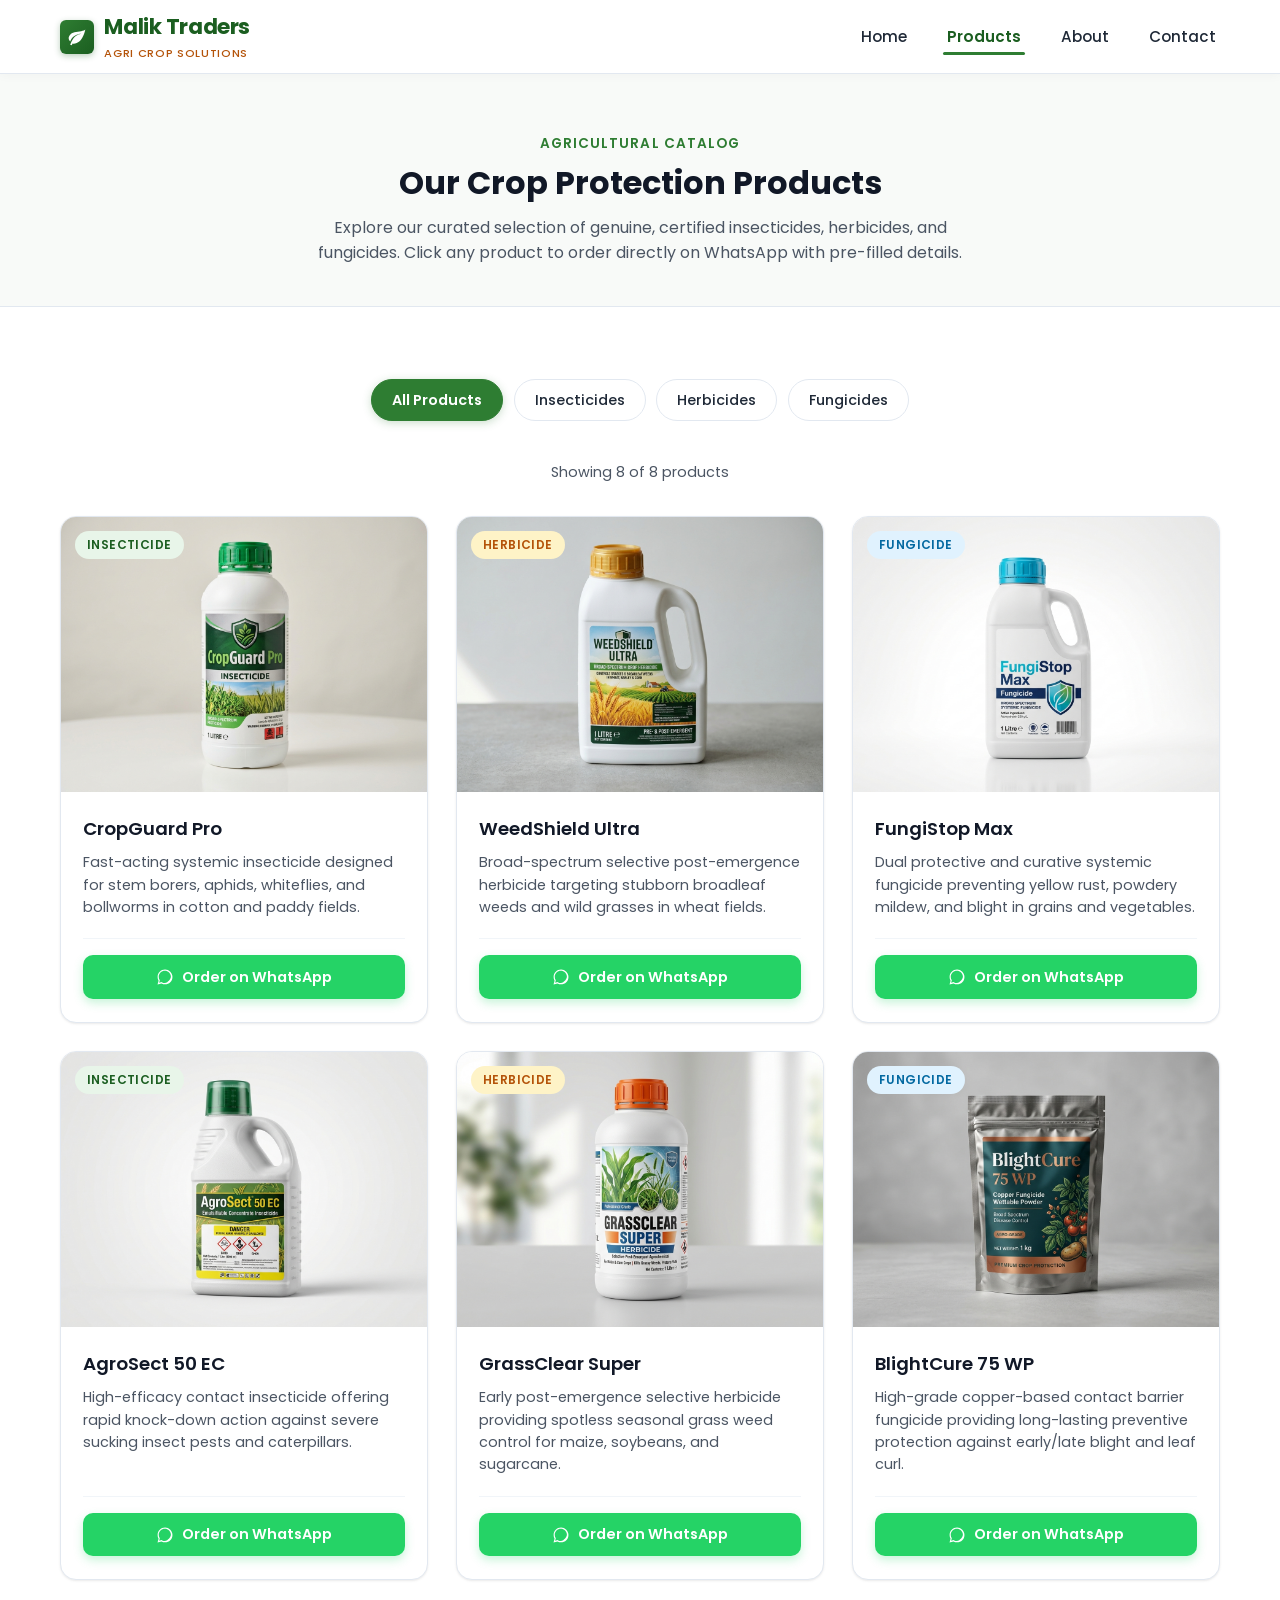
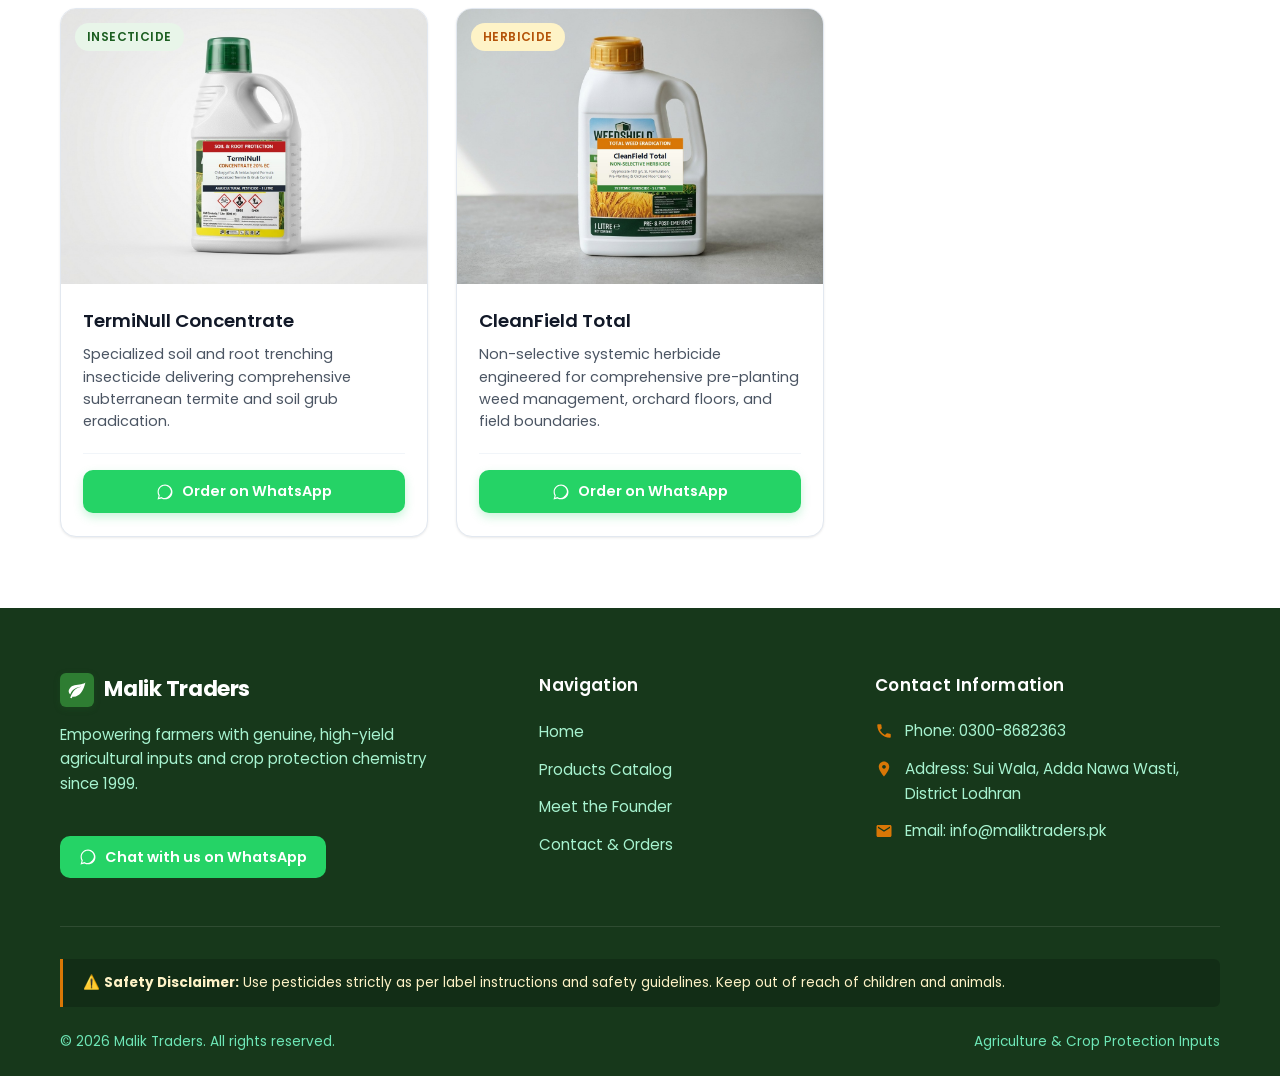
<file: products.html>
<!DOCTYPE html>
<html lang="en">
<head>
  <meta charset="UTF-8">
  <meta name="viewport" content="width=device-width, initial-scale=1.0">
  <title>Crop Protection Products | Malik Traders</title>
  <meta name="description" content="Explore our complete catalog of certified insecticides, herbicides, and fungicides. Order directly on WhatsApp from Malik Traders.">
  
  <!-- Google Fonts: Poppins -->
  <link rel="preconnect" href="https://fonts.googleapis.com">
  <link rel="preconnect" href="https://fonts.gstatic.com" crossorigin>
  <link href="https://fonts.googleapis.com/css2?family=Poppins:wght@400;500;600;700&display=swap" rel="stylesheet">
  
  <!-- Stylesheet -->
  <link rel="stylesheet" href="style.css">
</head>
<body>

  <!-- Sticky Navbar -->
  <header class="header">
    <div class="container navbar">
      <a href="index.html" class="logo" aria-label="Malik Traders Home">
        <div class="logo-icon">
          <svg viewBox="0 0 24 24">
            <path d="M17 8C8 10 5.9 16.17 3.82 21.34L5.71 22l1-2.3A4.49 4.49 0 0 0 8 20C19 20 22 3 22 3c-1 2-8 2.25-13 3.25S2 11.5 2 13.5s1.75 3.75 1.75 3.75C7 8 17 8 17 8z"/>
          </svg>
        </div>
        <div>
          <div>Malik Traders</div>
          <span class="logo-badge">Agri Crop Solutions</span>
        </div>
      </a>

      <!-- Mobile Navigation Hamburger -->
      <button class="nav-toggle" aria-label="Toggle navigation menu" aria-expanded="false">
        <span></span>
        <span></span>
        <span></span>
      </button>

      <!-- Nav Links -->
      <nav>
        <ul class="nav-menu">
          <li><a href="index.html" class="nav-link">Home</a></li>
          <li><a href="products.html" class="nav-link active">Products</a></li>
          <li><a href="about.html" class="nav-link">About</a></li>
          <li><a href="contact.html" class="nav-link">Contact</a></li>
        </ul>
      </nav>
    </div>
  </header>

  <main>
    <!-- Page Header -->
    <section class="section-alt" style="padding: 3.5rem 0 2.5rem; border-bottom: 1px solid var(--color-border);">
      <div class="container">
        <div class="section-header animate-hero-fade" style="margin-bottom: 0;">
          <span class="section-tag">Agricultural Catalog</span>
          <h1 class="section-title">Our Crop Protection Products</h1>
          <p class="section-desc">
            Explore our curated selection of genuine, certified insecticides, herbicides, and fungicides. 
            Click any product to order directly on WhatsApp with pre-filled details.
          </p>
        </div>
      </div>
    </section>

    <!-- Products & Filter Section -->
    <section class="section">
      <div class="container">
        
        <!-- Category Filter Buttons -->
        <div class="filter-bar reveal">
          <button class="filter-btn active" data-filter="all">All Products</button>
          <button class="filter-btn" data-filter="insecticides">Insecticides</button>
          <button class="filter-btn" data-filter="herbicides">Herbicides</button>
          <button class="filter-btn" data-filter="fungicides">Fungicides</button>
        </div>

        <!-- Filter Count -->
        <div class="filter-status reveal" id="product-count">
          Showing 8 of 8 products
        </div>

        <!-- Products Grid (8 Sample Products) -->
        <div class="products-grid">
          
          <!-- Product 1: Insecticide -->
          <div class="product-card reveal reveal-delay-1" data-category="insecticides">
            <div class="product-img-wrap">
              <img src="images/product-1.jpg" alt="CropGuard Pro Insecticide" loading="lazy">
              <div class="product-category-overlay">
                <span class="badge badge-insecticide">Insecticide</span>
              </div>
            </div>
            <div class="product-body">
              <h3 class="product-name">CropGuard Pro</h3>
              <p class="product-desc">
                Fast-acting systemic insecticide designed for stem borers, aphids, whiteflies, and bollworms in cotton and paddy fields.
              </p>
              <div class="product-footer">
                <a href="https://wa.me/923008682363?text=Hello%20Malik%20Traders,%20I%20would%20like%20to%20order%20CropGuard%20Pro." target="_blank" rel="noopener noreferrer" class="btn btn-whatsapp">
                  <svg viewBox="0 0 24 24">
                    <path d="M12.04 2c-5.46 0-9.91 4.45-9.91 9.91 0 1.75.46 3.45 1.32 4.95L2.05 22l5.25-1.38c1.45.79 3.08 1.21 4.74 1.21 5.46 0 9.91-4.45 9.91-9.91 0-2.65-1.03-5.14-2.9-7.01A9.816 9.816 0 0 0 12.04 2zm0 18.09c-1.52 0-3-.41-4.31-1.19l-.31-.18-3.2.84.85-3.12-.2-.32a8.04 8.04 0 0 1-1.23-4.31c0-4.47 3.64-8.11 8.11-8.11 2.17 0 4.2.85 5.73 2.38s2.38 3.56 2.38 5.73-3.64 8.16-8.03 8.16z"/>
                  </svg>
                  Order on WhatsApp
                </a>
              </div>
            </div>
          </div>

          <!-- Product 2: Herbicide -->
          <div class="product-card reveal reveal-delay-2" data-category="herbicides">
            <div class="product-img-wrap">
              <img src="images/product-2.jpg" alt="WeedShield Ultra Herbicide" loading="lazy">
              <div class="product-category-overlay">
                <span class="badge badge-herbicide">Herbicide</span>
              </div>
            </div>
            <div class="product-body">
              <h3 class="product-name">WeedShield Ultra</h3>
              <p class="product-desc">
                Broad-spectrum selective post-emergence herbicide targeting stubborn broadleaf weeds and wild grasses in wheat fields.
              </p>
              <div class="product-footer">
                <a href="https://wa.me/923008682363?text=Hello%20Malik%20Traders,%20I%20would%20like%20to%20order%20WeedShield%20Ultra." target="_blank" rel="noopener noreferrer" class="btn btn-whatsapp">
                  <svg viewBox="0 0 24 24">
                    <path d="M12.04 2c-5.46 0-9.91 4.45-9.91 9.91 0 1.75.46 3.45 1.32 4.95L2.05 22l5.25-1.38c1.45.79 3.08 1.21 4.74 1.21 5.46 0 9.91-4.45 9.91-9.91 0-2.65-1.03-5.14-2.9-7.01A9.816 9.816 0 0 0 12.04 2zm0 18.09c-1.52 0-3-.41-4.31-1.19l-.31-.18-3.2.84.85-3.12-.2-.32a8.04 8.04 0 0 1-1.23-4.31c0-4.47 3.64-8.11 8.11-8.11 2.17 0 4.2.85 5.73 2.38s2.38 3.56 2.38 5.73-3.64 8.16-8.03 8.16z"/>
                  </svg>
                  Order on WhatsApp
                </a>
              </div>
            </div>
          </div>

          <!-- Product 3: Fungicide -->
          <div class="product-card reveal reveal-delay-3" data-category="fungicides">
            <div class="product-img-wrap">
              <img src="images/product-3.jpg" alt="FungiStop Max Fungicide" loading="lazy">
              <div class="product-category-overlay">
                <span class="badge badge-fungicide">Fungicide</span>
              </div>
            </div>
            <div class="product-body">
              <h3 class="product-name">FungiStop Max</h3>
              <p class="product-desc">
                Dual protective and curative systemic fungicide preventing yellow rust, powdery mildew, and blight in grains and vegetables.
              </p>
              <div class="product-footer">
                <a href="https://wa.me/923008682363?text=Hello%20Malik%20Traders,%20I%20would%20like%20to%20order%20FungiStop%20Max." target="_blank" rel="noopener noreferrer" class="btn btn-whatsapp">
                  <svg viewBox="0 0 24 24">
                    <path d="M12.04 2c-5.46 0-9.91 4.45-9.91 9.91 0 1.75.46 3.45 1.32 4.95L2.05 22l5.25-1.38c1.45.79 3.08 1.21 4.74 1.21 5.46 0 9.91-4.45 9.91-9.91 0-2.65-1.03-5.14-2.9-7.01A9.816 9.816 0 0 0 12.04 2zm0 18.09c-1.52 0-3-.41-4.31-1.19l-.31-.18-3.2.84.85-3.12-.2-.32a8.04 8.04 0 0 1-1.23-4.31c0-4.47 3.64-8.11 8.11-8.11 2.17 0 4.2.85 5.73 2.38s2.38 3.56 2.38 5.73-3.64 8.16-8.03 8.16z"/>
                  </svg>
                  Order on WhatsApp
                </a>
              </div>
            </div>
          </div>

          <!-- Product 4: Insecticide -->
          <div class="product-card reveal reveal-delay-4" data-category="insecticides">
            <div class="product-img-wrap">
              <img src="images/product-4.jpg" alt="AgroSect 50 EC Insecticide" loading="lazy">
              <div class="product-category-overlay">
                <span class="badge badge-insecticide">Insecticide</span>
              </div>
            </div>
            <div class="product-body">
              <h3 class="product-name">AgroSect 50 EC</h3>
              <p class="product-desc">
                High-efficacy contact insecticide offering rapid knock-down action against severe sucking insect pests and caterpillars.
              </p>
              <div class="product-footer">
                <a href="https://wa.me/923008682363?text=Hello%20Malik%20Traders,%20I%20would%20like%20to%20order%20AgroSect%2050%20EC." target="_blank" rel="noopener noreferrer" class="btn btn-whatsapp">
                  <svg viewBox="0 0 24 24">
                    <path d="M12.04 2c-5.46 0-9.91 4.45-9.91 9.91 0 1.75.46 3.45 1.32 4.95L2.05 22l5.25-1.38c1.45.79 3.08 1.21 4.74 1.21 5.46 0 9.91-4.45 9.91-9.91 0-2.65-1.03-5.14-2.9-7.01A9.816 9.816 0 0 0 12.04 2zm0 18.09c-1.52 0-3-.41-4.31-1.19l-.31-.18-3.2.84.85-3.12-.2-.32a8.04 8.04 0 0 1-1.23-4.31c0-4.47 3.64-8.11 8.11-8.11 2.17 0 4.2.85 5.73 2.38s2.38 3.56 2.38 5.73-3.64 8.16-8.03 8.16z"/>
                  </svg>
                  Order on WhatsApp
                </a>
              </div>
            </div>
          </div>

          <!-- Product 5: Herbicide -->
          <div class="product-card reveal reveal-delay-1" data-category="herbicides">
            <div class="product-img-wrap">
              <img src="images/product-5.jpg" alt="GrassClear Super Herbicide" loading="lazy">
              <div class="product-category-overlay">
                <span class="badge badge-herbicide">Herbicide</span>
              </div>
            </div>
            <div class="product-body">
              <h3 class="product-name">GrassClear Super</h3>
              <p class="product-desc">
                Early post-emergence selective herbicide providing spotless seasonal grass weed control for maize, soybeans, and sugarcane.
              </p>
              <div class="product-footer">
                <a href="https://wa.me/923008682363?text=Hello%20Malik%20Traders,%20I%20would%20like%20to%20order%20GrassClear%20Super." target="_blank" rel="noopener noreferrer" class="btn btn-whatsapp">
                  <svg viewBox="0 0 24 24">
                    <path d="M12.04 2c-5.46 0-9.91 4.45-9.91 9.91 0 1.75.46 3.45 1.32 4.95L2.05 22l5.25-1.38c1.45.79 3.08 1.21 4.74 1.21 5.46 0 9.91-4.45 9.91-9.91 0-2.65-1.03-5.14-2.9-7.01A9.816 9.816 0 0 0 12.04 2zm0 18.09c-1.52 0-3-.41-4.31-1.19l-.31-.18-3.2.84.85-3.12-.2-.32a8.04 8.04 0 0 1-1.23-4.31c0-4.47 3.64-8.11 8.11-8.11 2.17 0 4.2.85 5.73 2.38s2.38 3.56 2.38 5.73-3.64 8.16-8.03 8.16z"/>
                  </svg>
                  Order on WhatsApp
                </a>
              </div>
            </div>
          </div>

          <!-- Product 6: Fungicide -->
          <div class="product-card reveal reveal-delay-2" data-category="fungicides">
            <div class="product-img-wrap">
              <img src="images/product-6.jpg" alt="BlightCure 75 WP Fungicide" loading="lazy">
              <div class="product-category-overlay">
                <span class="badge badge-fungicide">Fungicide</span>
              </div>
            </div>
            <div class="product-body">
              <h3 class="product-name">BlightCure 75 WP</h3>
              <p class="product-desc">
                High-grade copper-based contact barrier fungicide providing long-lasting preventive protection against early/late blight and leaf curl.
              </p>
              <div class="product-footer">
                <a href="https://wa.me/923008682363?text=Hello%20Malik%20Traders,%20I%20would%20like%20to%20order%20BlightCure%2075%20WP." target="_blank" rel="noopener noreferrer" class="btn btn-whatsapp">
                  <svg viewBox="0 0 24 24">
                    <path d="M12.04 2c-5.46 0-9.91 4.45-9.91 9.91 0 1.75.46 3.45 1.32 4.95L2.05 22l5.25-1.38c1.45.79 3.08 1.21 4.74 1.21 5.46 0 9.91-4.45 9.91-9.91 0-2.65-1.03-5.14-2.9-7.01A9.816 9.816 0 0 0 12.04 2zm0 18.09c-1.52 0-3-.41-4.31-1.19l-.31-.18-3.2.84.85-3.12-.2-.32a8.04 8.04 0 0 1-1.23-4.31c0-4.47 3.64-8.11 8.11-8.11 2.17 0 4.2.85 5.73 2.38s2.38 3.56 2.38 5.73-3.64 8.16-8.03 8.16z"/>
                  </svg>
                  Order on WhatsApp
                </a>
              </div>
            </div>
          </div>

          <!-- Product 7: Insecticide -->
          <div class="product-card reveal reveal-delay-3" data-category="insecticides">
            <div class="product-img-wrap">
              <img src="images/product-7.jpg" alt="TermiNull Concentrate Insecticide" loading="lazy">
              <div class="product-category-overlay">
                <span class="badge badge-insecticide">Insecticide</span>
              </div>
            </div>
            <div class="product-body">
              <h3 class="product-name">TermiNull Concentrate</h3>
              <p class="product-desc">
                Specialized soil and root trenching insecticide delivering comprehensive subterranean termite and soil grub eradication.
              </p>
              <div class="product-footer">
                <a href="https://wa.me/923008682363?text=Hello%20Malik%20Traders,%20I%20would%20like%20to%20order%20TermiNull%20Concentrate." target="_blank" rel="noopener noreferrer" class="btn btn-whatsapp">
                  <svg viewBox="0 0 24 24">
                    <path d="M12.04 2c-5.46 0-9.91 4.45-9.91 9.91 0 1.75.46 3.45 1.32 4.95L2.05 22l5.25-1.38c1.45.79 3.08 1.21 4.74 1.21 5.46 0 9.91-4.45 9.91-9.91 0-2.65-1.03-5.14-2.9-7.01A9.816 9.816 0 0 0 12.04 2zm0 18.09c-1.52 0-3-.41-4.31-1.19l-.31-.18-3.2.84.85-3.12-.2-.32a8.04 8.04 0 0 1-1.23-4.31c0-4.47 3.64-8.11 8.11-8.11 2.17 0 4.2.85 5.73 2.38s2.38 3.56 2.38 5.73-3.64 8.16-8.03 8.16z"/>
                  </svg>
                  Order on WhatsApp
                </a>
              </div>
            </div>
          </div>

          <!-- Product 8: Herbicide -->
          <div class="product-card reveal reveal-delay-4" data-category="herbicides">
            <div class="product-img-wrap">
              <img src="images/product-8.jpg" alt="CleanField Total Herbicide" loading="lazy">
              <div class="product-category-overlay">
                <span class="badge badge-herbicide">Herbicide</span>
              </div>
            </div>
            <div class="product-body">
              <h3 class="product-name">CleanField Total</h3>
              <p class="product-desc">
                Non-selective systemic herbicide engineered for comprehensive pre-planting weed management, orchard floors, and field boundaries.
              </p>
              <div class="product-footer">
                <a href="https://wa.me/923008682363?text=Hello%20Malik%20Traders,%20I%20would%20like%20to%20order%20CleanField%20Total." target="_blank" rel="noopener noreferrer" class="btn btn-whatsapp">
                  <svg viewBox="0 0 24 24">
                    <path d="M12.04 2c-5.46 0-9.91 4.45-9.91 9.91 0 1.75.46 3.45 1.32 4.95L2.05 22l5.25-1.38c1.45.79 3.08 1.21 4.74 1.21 5.46 0 9.91-4.45 9.91-9.91 0-2.65-1.03-5.14-2.9-7.01A9.816 9.816 0 0 0 12.04 2zm0 18.09c-1.52 0-3-.41-4.31-1.19l-.31-.18-3.2.84.85-3.12-.2-.32a8.04 8.04 0 0 1-1.23-4.31c0-4.47 3.64-8.11 8.11-8.11 2.17 0 4.2.85 5.73 2.38s2.38 3.56 2.38 5.73-3.64 8.16-8.03 8.16z"/>
                  </svg>
                  Order on WhatsApp
                </a>
              </div>
            </div>
          </div>

        </div>

      </div>
    </section>
  </main>

  <!-- Simple Footer -->
  <footer class="footer">
    <div class="container">
      <div class="footer-top">
        <!-- Brand Info -->
        <div class="footer-brand">
          <a href="index.html" class="logo">
            <div class="logo-icon">
              <svg viewBox="0 0 24 24">
                <path d="M17 8C8 10 5.9 16.17 3.82 21.34L5.71 22l1-2.3A4.49 4.49 0 0 0 8 20C19 20 22 3 22 3c-1 2-8 2.25-13 3.25S2 11.5 2 13.5s1.75 3.75 1.75 3.75C7 8 17 8 17 8z"/>
              </svg>
            </div>
            <span>Malik Traders</span>
          </a>
          <p class="footer-tagline">
            Empowering farmers with genuine, high-yield agricultural inputs and crop protection chemistry since 1999.
          </p>
          <a href="https://wa.me/923008682363?text=Hello%20Malik%20Traders" target="_blank" rel="noopener noreferrer" class="footer-whatsapp-btn">
            <svg viewBox="0 0 24 24">
              <path d="M12.04 2c-5.46 0-9.91 4.45-9.91 9.91 0 1.75.46 3.45 1.32 4.95L2.05 22l5.25-1.38c1.45.79 3.08 1.21 4.74 1.21 5.46 0 9.91-4.45 9.91-9.91 0-2.65-1.03-5.14-2.9-7.01A9.816 9.816 0 0 0 12.04 2zm0 18.09c-1.52 0-3-.41-4.31-1.19l-.31-.18-3.2.84.85-3.12-.2-.32a8.04 8.04 0 0 1-1.23-4.31c0-4.47 3.64-8.11 8.11-8.11 2.17 0 4.2.85 5.73 2.38s2.38 3.56 2.38 5.73-3.64 8.16-8.03 8.16z"/>
            </svg>
            Chat with us on WhatsApp
          </a>
        </div>

        <!-- Quick Links -->
        <div>
          <h4 class="footer-title">Navigation</h4>
          <ul class="footer-nav-list">
            <li><a href="index.html" class="footer-nav-link">Home</a></li>
            <li><a href="products.html" class="footer-nav-link">Products Catalog</a></li>
            <li><a href="about.html" class="footer-nav-link">Meet the Founder</a></li>
            <li><a href="contact.html" class="footer-nav-link">Contact & Orders</a></li>
          </ul>
        </div>

        <!-- Contact Summary -->
        <div>
          <h4 class="footer-title">Contact Information</h4>
          <div class="footer-contact-list">
            <div class="footer-contact-item">
              <svg viewBox="0 0 24 24">
                <path d="M6.62 10.79a15.05 15.05 0 0 0 6.59 6.59l2.2-2.2c.27-.27.67-.36 1.02-.24 1.12.37 2.33.57 3.57.57.55 0 1 .45 1 1V20c0 .55-.45 1-1 1-9.39 0-17-7.61-17-17 0-.55.45-1 1-1h3.5c.55 0 1 .45 1 1 0 1.25.2 2.45.57 3.57.11.35.03.74-.25 1.02l-2.2 2.2z"/>
              </svg>
              <span>Phone: <a href="tel:+923008682363">0300-8682363</a></span>
            </div>
            <div class="footer-contact-item">
              <svg viewBox="0 0 24 24">
                <path d="M12 2C8.13 2 5 5.13 5 9c0 5.25 7 13 7 13s7-7.75 7-13c0-3.87-3.13-7-7-7zm0 9.5c-1.38 0-2.5-1.12-2.5-2.5s1.12-2.5 2.5-2.5 2.5 1.12 2.5 2.5-1.12 2.5-2.5 2.5z"/>
              </svg>
              <span>Address: Sui Wala, Adda Nawa Wasti, District Lodhran</span>
            </div>
            <div class="footer-contact-item">
              <svg viewBox="0 0 24 24">
                <path d="M20 4H4c-1.1 0-1.99.9-1.99 2L2 18c0 1.1.9 2 2 2h16c1.1 0 2-.9 2-2V6c0-1.1-.9-2-2-2zm0 4l-8 5-8-5V6l8 5 8-5v2z"/>
              </svg>
              <span>Email: <a href="mailto:info@maliktraders.pk">info@maliktraders.pk</a></span>
            </div>
          </div>
        </div>
      </div>

      <!-- Safety Disclaimer (Strict Requirement) -->
      <div class="footer-disclaimer-box">
        <p class="footer-disclaimer-text">
          ⚠️ <strong>Safety Disclaimer:</strong> Use pesticides strictly as per label instructions and safety guidelines. Keep out of reach of children and animals.
        </p>
      </div>

      <!-- Bottom Bar -->
      <div class="footer-bottom">
        <div>&copy; <span id="current-year">2026</span> Malik Traders. All rights reserved.</div>
        <div>Agriculture & Crop Protection Inputs</div>
      </div>
    </div>
  </footer>

  <!-- Vanilla JavaScript -->
  <script src="script.js"></script>
</body>
</html>
</file>
<file: style.css>
/* ==========================================================================
   MALIK TRADERS - STYLESHEET
   Clean, Modern Frontend Styles for Agricultural Pesticides Business
   ========================================================================== */

/* --------------------------------------------------------------------------
   1. CSS Variables & Theme Definition
   Agriculture Theme: Green primary, Warm earthy yellow/orange accent, Clean White
   -------------------------------------------------------------------------- */
:root {
  /* Brand Palette */
  --color-primary: #2e7d32;         /* Vibrant agricultural green */
  --color-primary-dark: #1b5e20;    /* Deep forest green */
  --color-primary-light: #e8f5e9;   /* Soft mint green tint */
  --color-primary-subtle: #f1f8f3;  /* Ultra light green background */

  --color-accent: #d97706;          /* Earthy warm amber / yellow-orange */
  --color-accent-dark: #b45309;     /* Deep earthy amber */
  --color-accent-light: #fef3c7;    /* Subtle amber tint */

  --color-whatsapp: #25d366;        /* Official WhatsApp green */
  --color-whatsapp-dark: #128c7e;

  /* Neutrals & Text */
  --color-bg: #ffffff;              /* Clean white background */
  --color-bg-alt: #f8faf8;          /* Light off-white section background */
  --color-card-bg: #ffffff;
  --color-border: #e2e8f0;          /* Soft border */
  --color-border-hover: #cbd5e1;

  --color-text-main: #1f2937;       /* Dark slate for high readability */
  --color-text-muted: #4b5563;      /* Muted secondary body text */
  --color-text-light: #9ca3af;      /* Extra light text */
  --color-text-inverse: #ffffff;

  /* Typography */
  --font-family: 'Poppins', -apple-system, BlinkMacSystemFont, 'Segoe UI', Roboto, Helvetica, Arial, sans-serif;
  --font-size-base: 1rem;           /* 16px */
  --line-height-base: 1.6;

  /* Layout & Spacing */
  --container-max-width: 1200px;
  --header-height: 74px;
  --radius-sm: 6px;
  --radius-md: 10px;
  --radius-lg: 16px;
  --radius-full: 9999px;

  /* Shadows */
  --shadow-sm: 0 1px 3px rgba(0, 0, 0, 0.06), 0 1px 2px rgba(0, 0, 0, 0.04);
  --shadow-md: 0 4px 12px rgba(0, 0, 0, 0.07);
  --shadow-lg: 0 10px 25px -3px rgba(0, 0, 0, 0.08), 0 4px 6px -2px rgba(0, 0, 0, 0.04);
  --shadow-hover: 0 14px 28px rgba(46, 125, 50, 0.12), 0 8px 10px rgba(0, 0, 0, 0.04);

  /* Transitions */
  --transition-fast: 0.2s ease;
  --transition-normal: 0.3s ease;
}

/* --------------------------------------------------------------------------
   2. Reset & Base Styles
   -------------------------------------------------------------------------- */
*, *::before, *::after {
  box-sizing: border-box;
  margin: 0;
  padding: 0;
}

html {
  scroll-behavior: smooth;
  font-size: 16px;
}

body {
  font-family: var(--font-family);
  font-size: var(--font-size-base);
  line-height: var(--line-height-base);
  color: var(--color-text-main);
  background-color: var(--color-bg);
  min-height: 100vh;
  display: flex;
  flex-direction: column;
  -webkit-font-smoothing: antialiased;
  -moz-osx-font-smoothing: grayscale;
}

img {
  max-width: 100%;
  height: auto;
  display: block;
}

a {
  color: inherit;
  text-decoration: none;
  transition: color var(--transition-fast);
}

button {
  font-family: inherit;
  cursor: pointer;
  border: none;
  background: none;
}

ul, ol {
  list-style: none;
}

/* Accessible focus ring */
a:focus-visible,
button:focus-visible,
input:focus-visible,
textarea:focus-visible,
select:focus-visible {
  outline: 3px solid var(--color-accent);
  outline-offset: 2px;
}

/* Container */
.container {
  width: 100%;
  max-width: var(--container-max-width);
  margin-left: auto;
  margin-right: auto;
  padding-left: 1.25rem;
  padding-right: 1.25rem;
}

/* --------------------------------------------------------------------------
   3. Sticky Navbar
   -------------------------------------------------------------------------- */
.header {
  position: sticky;
  top: 0;
  z-index: 1000;
  background-color: rgba(255, 255, 255, 0.98);
  backdrop-filter: blur(8px);
  -webkit-backdrop-filter: blur(8px);
  border-bottom: 1px solid var(--color-border);
  box-shadow: 0 2px 10px rgba(0, 0, 0, 0.03);
  height: var(--header-height);
  display: flex;
  align-items: center;
}

.navbar {
  display: flex;
  align-items: center;
  justify-content: space-between;
  width: 100%;
}

/* Brand / Logo */
.logo {
  display: flex;
  align-items: center;
  gap: 0.65rem;
  font-size: 1.35rem;
  font-weight: 700;
  color: var(--color-primary-dark);
  letter-spacing: -0.02em;
}

.logo-icon {
  width: 34px;
  height: 34px;
  background: linear-gradient(135deg, var(--color-primary), var(--color-primary-dark));
  color: #ffffff;
  border-radius: var(--radius-sm);
  display: flex;
  align-items: center;
  justify-content: center;
  flex-shrink: 0;
  box-shadow: 0 2px 6px rgba(27, 94, 32, 0.3);
}

.logo-icon svg {
  width: 20px;
  height: 20px;
  fill: currentColor;
}

.logo-badge {
  display: block;
  font-size: 0.7rem;
  font-weight: 500;
  color: var(--color-accent-dark);
  text-transform: uppercase;
  letter-spacing: 0.06em;
}

/* Navigation Links */
.nav-menu {
  display: flex;
  align-items: center;
  gap: 2rem;
}

.nav-link {
  font-size: 0.95rem;
  font-weight: 500;
  color: var(--color-text-main);
  padding: 0.5rem 0.25rem;
  position: relative;
  transition: color var(--transition-fast);
}

.nav-link:hover {
  color: var(--color-primary);
}

.nav-link.active {
  color: var(--color-primary-dark);
  font-weight: 600;
}

.nav-link.active::after {
  content: '';
  position: absolute;
  bottom: 0;
  left: 0;
  width: 100%;
  height: 2.5px;
  background-color: var(--color-primary);
  border-radius: 2px;
}

/* Mobile Nav Toggle */
.nav-toggle {
  display: none;
  flex-direction: column;
  justify-content: space-between;
  width: 30px;
  height: 22px;
  padding: 0;
  cursor: pointer;
  z-index: 1001;
}

.nav-toggle span {
  display: block;
  width: 100%;
  height: 2.5px;
  background-color: var(--color-primary-dark);
  border-radius: 2px;
  transition: transform var(--transition-normal), opacity var(--transition-normal);
}

.nav-toggle.open span:nth-child(1) {
  transform: translateY(10px) rotate(45deg);
}
.nav-toggle.open span:nth-child(2) {
  opacity: 0;
}
.nav-toggle.open span:nth-child(3) {
  transform: translateY(-9px) rotate(-45deg);
}

/* --------------------------------------------------------------------------
   4. Buttons & Badges
   -------------------------------------------------------------------------- */
.btn {
  display: inline-flex;
  align-items: center;
  justify-content: center;
  gap: 0.5rem;
  font-weight: 600;
  font-size: 0.95rem;
  padding: 0.75rem 1.5rem;
  border-radius: var(--radius-md);
  transition: transform var(--transition-fast), box-shadow var(--transition-fast), background-color var(--transition-fast);
  cursor: pointer;
  text-align: center;
  white-space: nowrap;
}

/* Gentle hover lift */
.btn:hover {
  transform: translateY(-2px);
}

.btn-primary {
  background-color: var(--color-primary);
  color: #ffffff;
  box-shadow: 0 4px 10px rgba(46, 125, 50, 0.25);
}

.btn-primary:hover {
  background-color: var(--color-primary-dark);
  box-shadow: 0 6px 14px rgba(27, 94, 32, 0.3);
}

.btn-secondary {
  background-color: var(--color-accent);
  color: #ffffff;
  box-shadow: 0 4px 10px rgba(217, 119, 6, 0.25);
}

.btn-secondary:hover {
  background-color: var(--color-accent-dark);
  box-shadow: 0 6px 14px rgba(180, 83, 9, 0.3);
}

.btn-outline {
  border: 2px solid var(--color-primary);
  color: var(--color-primary-dark);
  background-color: transparent;
}

.btn-outline:hover {
  background-color: var(--color-primary-light);
}

.btn-whatsapp {
  background-color: var(--color-whatsapp);
  color: #ffffff;
  box-shadow: 0 4px 10px rgba(37, 211, 102, 0.25);
}

.btn-whatsapp:hover {
  background-color: #20ba59;
  box-shadow: 0 6px 14px rgba(37, 211, 102, 0.35);
}

.btn-whatsapp svg {
  width: 18px;
  height: 18px;
  fill: currentColor;
}

/* Category Badges */
.badge {
  display: inline-block;
  padding: 0.3rem 0.75rem;
  border-radius: var(--radius-full);
  font-size: 0.75rem;
  font-weight: 600;
  letter-spacing: 0.04em;
  text-transform: uppercase;
}

.badge-insecticide {
  background-color: #e8f5e9;
  color: #1b5e20;
}

.badge-herbicide {
  background-color: #fef3c7;
  color: #b45309;
}

.badge-fungicide {
  background-color: #e0f2fe;
  color: #0369a1;
}

/* --------------------------------------------------------------------------
   5. Minimal Animations (Soft fade-in, scroll fade/slide-up)
   -------------------------------------------------------------------------- */
/* Hero soft fade-in on load */
@keyframes heroFadeIn {
  from {
    opacity: 0;
    transform: translateY(16px);
  }
  to {
    opacity: 1;
    transform: translateY(0);
  }
}

.animate-hero-fade {
  animation: heroFadeIn 0.85s cubic-bezier(0.16, 1, 0.3, 1) forwards;
}

/* Scroll reveal (IntersectionObserver) */
.reveal {
  opacity: 0;
  transform: translateY(22px);
  transition: opacity 0.65s cubic-bezier(0.16, 1, 0.3, 1), transform 0.65s cubic-bezier(0.16, 1, 0.3, 1);
  will-change: opacity, transform;
}

.reveal.is-visible {
  opacity: 1;
  transform: translateY(0);
}

/* Stagger delay helpers for grid items */
.reveal-delay-1 { transition-delay: 0.1s; }
.reveal-delay-2 { transition-delay: 0.2s; }
.reveal-delay-3 { transition-delay: 0.3s; }
.reveal-delay-4 { transition-delay: 0.4s; }

/* Reduced motion preference */
@media (prefers-reduced-motion: reduce) {
  *, *::before, *::after {
    animation-duration: 0.01ms !important;
    animation-iteration-count: 1 !important;
    transition-duration: 0.01ms !important;
    scroll-behavior: auto !important;
  }
}

/* --------------------------------------------------------------------------
   6. Hero Section (Home)
   -------------------------------------------------------------------------- */
.hero-section {
  position: relative;
  background: linear-gradient(180deg, #f1f8f3 0%, #ffffff 100%);
  padding: 4.5rem 0 4rem;
  border-bottom: 1px solid #edf2ee;
  overflow: hidden;
}

.hero-content {
  max-width: 780px;
  margin: 0 auto;
  text-align: center;
}

.hero-pill {
  display: inline-flex;
  align-items: center;
  gap: 0.5rem;
  background-color: #ffffff;
  border: 1px solid #c8e6c9;
  color: var(--color-primary-dark);
  padding: 0.4rem 1rem;
  border-radius: var(--radius-full);
  font-size: 0.85rem;
  font-weight: 600;
  margin-bottom: 1.5rem;
  box-shadow: 0 2px 5px rgba(0, 0, 0, 0.03);
}

.hero-pill span {
  color: var(--color-accent);
}

.hero-title {
  font-size: 2.75rem;
  font-weight: 700;
  line-height: 1.2;
  color: #111827;
  margin-bottom: 1.25rem;
  letter-spacing: -0.03em;
}

.hero-title .highlight {
  color: var(--color-primary);
  position: relative;
  display: inline-block;
}

.hero-subtitle {
  font-size: 1.15rem;
  line-height: 1.65;
  color: var(--color-text-muted);
  margin-bottom: 2.25rem;
  max-width: 650px;
  margin-left: auto;
  margin-right: auto;
}

.hero-actions {
  display: flex;
  align-items: center;
  justify-content: center;
  gap: 1rem;
  flex-wrap: wrap;
}

/* --------------------------------------------------------------------------
   7. Highlights Section (Home)
   -------------------------------------------------------------------------- */
.section {
  padding: 4.5rem 0;
}

.section-alt {
  background-color: var(--color-bg-alt);
}

.section-header {
  text-align: center;
  max-width: 650px;
  margin: 0 auto 3rem;
}

.section-tag {
  display: inline-block;
  color: var(--color-primary);
  font-weight: 600;
  font-size: 0.85rem;
  text-transform: uppercase;
  letter-spacing: 0.08em;
  margin-bottom: 0.5rem;
}

.section-title {
  font-size: 2rem;
  font-weight: 700;
  color: #111827;
  line-height: 1.25;
  margin-bottom: 0.75rem;
}

.section-desc {
  font-size: 1rem;
  color: var(--color-text-muted);
}

.highlights-grid {
  display: grid;
  grid-template-columns: repeat(3, 1fr);
  gap: 1.75rem;
}

.highlight-card {
  background: var(--color-card-bg);
  border: 1px solid var(--color-border);
  border-radius: var(--radius-lg);
  padding: 2rem;
  transition: transform var(--transition-fast), box-shadow var(--transition-fast);
  box-shadow: var(--shadow-sm);
  display: flex;
  flex-direction: column;
}

/* Gentle hover lift */
.highlight-card:hover {
  transform: translateY(-4px);
  box-shadow: var(--shadow-hover);
  border-color: #c8e6c9;
}

.highlight-icon-wrap {
  width: 52px;
  height: 52px;
  border-radius: var(--radius-md);
  background-color: var(--color-primary-light);
  color: var(--color-primary);
  display: flex;
  align-items: center;
  justify-content: center;
  margin-bottom: 1.25rem;
}

.highlight-icon-wrap svg {
  width: 26px;
  height: 26px;
  fill: currentColor;
}

.highlight-title {
  font-size: 1.2rem;
  font-weight: 600;
  color: #111827;
  margin-bottom: 0.65rem;
}

.highlight-text {
  font-size: 0.95rem;
  color: var(--color-text-muted);
  line-height: 1.6;
}

/* --------------------------------------------------------------------------
   8. Product Cards & Grid
   -------------------------------------------------------------------------- */
.products-grid {
  display: grid;
  grid-template-columns: repeat(auto-fill, minmax(270px, 1fr));
  gap: 1.75rem;
}

.product-card {
  background: var(--color-card-bg);
  border: 1px solid var(--color-border);
  border-radius: var(--radius-lg);
  overflow: hidden;
  box-shadow: var(--shadow-sm);
  transition: transform var(--transition-fast), box-shadow var(--transition-fast);
  display: flex;
  flex-direction: column;
}

/* Gentle hover lift and subtle zoom */
.product-card:hover {
  transform: translateY(-5px);
  box-shadow: var(--shadow-hover);
  border-color: #c8e6c9;
}

.product-img-wrap {
  position: relative;
  width: 100%;
  aspect-ratio: 4 / 3;
  overflow: hidden;
  background-color: #f1f5f9;
}

.product-img-wrap img {
  width: 100%;
  height: 100%;
  object-fit: cover;
  transition: transform 0.4s ease;
}

.product-card:hover .product-img-wrap img {
  transform: scale(1.03); /* gentle zoom */
}

.product-category-overlay {
  position: absolute;
  top: 0.85rem;
  left: 0.85rem;
}

.product-body {
  padding: 1.4rem;
  display: flex;
  flex-direction: column;
  flex-grow: 1;
}

.product-name {
  font-size: 1.15rem;
  font-weight: 600;
  color: #111827;
  margin-bottom: 0.5rem;
}

.product-desc {
  font-size: 0.9rem;
  color: var(--color-text-muted);
  line-height: 1.55;
  margin-bottom: 1.25rem;
  flex-grow: 1;
}

.product-footer {
  margin-top: auto;
  border-top: 1px solid #f1f5f9;
  padding-top: 1rem;
}

.product-footer .btn {
  width: 100%;
  padding: 0.65rem 1rem;
  font-size: 0.9rem;
}

/* --------------------------------------------------------------------------
   9. Filter Bar (Products Page)
   -------------------------------------------------------------------------- */
.filter-bar {
  display: flex;
  align-items: center;
  justify-content: center;
  flex-wrap: wrap;
  gap: 0.65rem;
  margin-bottom: 2.5rem;
}

.filter-btn {
  padding: 0.6rem 1.25rem;
  font-size: 0.9rem;
  font-weight: 500;
  border-radius: var(--radius-full);
  background-color: #ffffff;
  border: 1px solid var(--color-border);
  color: var(--color-text-main);
  transition: all var(--transition-fast);
}

.filter-btn:hover {
  background-color: var(--color-primary-light);
  border-color: var(--color-primary);
  color: var(--color-primary-dark);
}

.filter-btn.active {
  background-color: var(--color-primary);
  color: #ffffff;
  border-color: var(--color-primary);
  font-weight: 600;
  box-shadow: 0 2px 8px rgba(46, 125, 50, 0.25);
}

.filter-status {
  text-align: center;
  font-size: 0.9rem;
  color: var(--color-text-muted);
  margin-bottom: 2rem;
}

/* --------------------------------------------------------------------------
   10. Call to Action Strip (Home)
   -------------------------------------------------------------------------- */
.cta-strip {
  background: linear-gradient(135deg, var(--color-primary-dark), #144918);
  color: #ffffff;
  padding: 3.5rem 0;
  position: relative;
  overflow: hidden;
}

.cta-container {
  display: flex;
  align-items: center;
  justify-content: space-between;
  gap: 2rem;
  flex-wrap: wrap;
}

.cta-text {
  max-width: 620px;
}

.cta-title {
  font-size: 2rem;
  font-weight: 700;
  margin-bottom: 0.5rem;
  color: #ffffff;
}

.cta-desc {
  font-size: 1rem;
  color: #d1fae5;
  line-height: 1.6;
}

.cta-actions {
  display: flex;
  align-items: center;
  gap: 1rem;
  flex-wrap: wrap;
}

/* --------------------------------------------------------------------------
   11. About Page: "Meet the Founder" (Single section strictly)
   -------------------------------------------------------------------------- */
.about-section {
  padding: 5rem 0;
}

.founder-card {
  background: var(--color-card-bg);
  border: 1px solid var(--color-border);
  border-radius: var(--radius-lg);
  padding: 3rem;
  box-shadow: var(--shadow-md);
  display: grid;
  grid-template-columns: 360px 1fr;
  gap: 3.5rem;
  align-items: center;
}

.founder-photo-wrap {
  position: relative;
  border-radius: var(--radius-lg);
  overflow: hidden;
  box-shadow: var(--shadow-md);
  border: 4px solid #ffffff;
  outline: 1px solid var(--color-border);
}

.founder-photo-wrap img {
  width: 100%;
  aspect-ratio: 4 / 5;
  object-fit: cover;
  transition: transform 0.4s ease;
}

.founder-photo-wrap:hover img {
  transform: scale(1.02);
}

.founder-badge {
  position: absolute;
  bottom: 1rem;
  right: 1rem;
  background-color: rgba(27, 94, 32, 0.95);
  color: #ffffff;
  padding: 0.4rem 0.85rem;
  border-radius: var(--radius-sm);
  font-size: 0.75rem;
  font-weight: 600;
  backdrop-filter: blur(4px);
}

.founder-details {
  display: flex;
  flex-direction: column;
}

.founder-role {
  color: var(--color-accent);
  font-weight: 600;
  font-size: 0.9rem;
  text-transform: uppercase;
  letter-spacing: 0.08em;
  margin-bottom: 0.35rem;
}

.founder-name {
  font-size: 2.25rem;
  font-weight: 700;
  color: #111827;
  margin-bottom: 1.5rem;
  line-height: 1.2;
}

.founder-bio p {
  font-size: 1.05rem;
  line-height: 1.75;
  color: var(--color-text-muted);
  margin-bottom: 1.25rem;
}

.founder-quote {
  border-left: 3px solid var(--color-primary);
  padding-left: 1.25rem;
  font-style: italic;
  color: var(--color-primary-dark);
  font-size: 1.05rem;
  margin-top: 0.75rem;
  margin-bottom: 1.5rem;
  background: var(--color-primary-subtle);
  padding-top: 0.75rem;
  padding-bottom: 0.75rem;
  padding-right: 1rem;
  border-radius: 0 var(--radius-sm) var(--radius-sm) 0;
}

.founder-signature {
  display: flex;
  align-items: center;
  gap: 1.5rem;
  margin-top: 1rem;
  padding-top: 1.5rem;
  border-top: 1px solid var(--color-border);
}

.signature-meta {
  font-size: 0.85rem;
  color: var(--color-text-muted);
}

.signature-meta strong {
  display: block;
  font-size: 0.95rem;
  color: #111827;
}

/* --------------------------------------------------------------------------
   12. Contact Page Styles
   -------------------------------------------------------------------------- */
.contact-section {
  padding: 4.5rem 0;
}

.contact-layout {
  display: grid;
  grid-template-columns: 1fr 1.2fr;
  gap: 3rem;
  align-items: start;
}

.contact-info-card {
  background: var(--color-card-bg);
  border: 1px solid var(--color-border);
  border-radius: var(--radius-lg);
  padding: 2.25rem;
  box-shadow: var(--shadow-sm);
}

.info-card-title {
  font-size: 1.4rem;
  font-weight: 700;
  color: #111827;
  margin-bottom: 0.75rem;
}

.info-card-desc {
  font-size: 0.95rem;
  color: var(--color-text-muted);
  margin-bottom: 2rem;
  line-height: 1.6;
}

.contact-item {
  display: flex;
  gap: 1.1rem;
  margin-bottom: 1.65rem;
}

.contact-item:last-child {
  margin-bottom: 0;
}

.contact-icon {
  width: 44px;
  height: 44px;
  border-radius: var(--radius-md);
  background-color: var(--color-primary-light);
  color: var(--color-primary);
  display: flex;
  align-items: center;
  justify-content: center;
  flex-shrink: 0;
}

.contact-icon svg {
  width: 22px;
  height: 22px;
  fill: currentColor;
}

.contact-item-title {
  font-size: 0.8rem;
  font-weight: 600;
  text-transform: uppercase;
  letter-spacing: 0.05em;
  color: var(--color-text-light);
  margin-bottom: 0.2rem;
}

.contact-item-val {
  font-size: 1rem;
  font-weight: 500;
  color: #111827;
  line-height: 1.5;
}

.contact-item-val a:hover {
  color: var(--color-primary);
  text-decoration: underline;
}

/* Contact Form */
.contact-form-wrap {
  background: var(--color-card-bg);
  border: 1px solid var(--color-border);
  border-radius: var(--radius-lg);
  padding: 2.5rem;
  box-shadow: var(--shadow-sm);
}

.form-title {
  font-size: 1.4rem;
  font-weight: 700;
  color: #111827;
  margin-bottom: 0.5rem;
}

.form-subtitle {
  font-size: 0.95rem;
  color: var(--color-text-muted);
  margin-bottom: 1.75rem;
}

.form-group {
  margin-bottom: 1.4rem;
}

.form-label {
  display: block;
  font-size: 0.9rem;
  font-weight: 600;
  color: #374151;
  margin-bottom: 0.4rem;
}

.form-input,
.form-textarea {
  width: 100%;
  font-family: inherit;
  font-size: 0.95rem;
  padding: 0.75rem 1rem;
  border: 1.5px solid var(--color-border);
  border-radius: var(--radius-md);
  color: var(--color-text-main);
  background-color: #ffffff;
  transition: border-color var(--transition-fast), box-shadow var(--transition-fast);
}

.form-input:focus,
.form-textarea:focus {
  border-color: var(--color-primary);
  box-shadow: 0 0 0 3px rgba(46, 125, 50, 0.15);
  outline: none;
}

.form-input.error,
.form-textarea.error {
  border-color: #dc2626;
  background-color: #fef2f2;
}

.field-error-msg {
  color: #dc2626;
  font-size: 0.8rem;
  margin-top: 0.35rem;
  display: none;
}

.field-error-msg.visible {
  display: block;
}

.form-textarea {
  resize: vertical;
  min-height: 120px;
}

/* Form Success Banner */
.form-success-banner {
  display: none;
  background-color: #ecfdf5;
  border: 1.5px solid #a7f3d0;
  color: #065f46;
  padding: 1.5rem;
  border-radius: var(--radius-md);
  margin-bottom: 1.5rem;
}

.form-success-banner.visible {
  display: flex;
  align-items: flex-start;
  gap: 1rem;
  animation: heroFadeIn 0.4s ease forwards;
}

.success-icon {
  width: 24px;
  height: 24px;
  fill: #059669;
  flex-shrink: 0;
  margin-top: 2px;
}

.success-text h4 {
  font-size: 1rem;
  font-weight: 700;
  margin-bottom: 0.25rem;
  color: #065f46;
}

.success-text p {
  font-size: 0.9rem;
  color: #047857;
  line-height: 1.5;
}

/* Google Map Embed */
.map-section {
  padding-bottom: 4.5rem;
}

.map-container {
  width: 100%;
  height: 380px;
  border-radius: var(--radius-lg);
  overflow: hidden;
  border: 1px solid var(--color-border);
  box-shadow: var(--shadow-sm);
  background-color: #e2e8f0;
}

.map-container iframe {
  width: 100%;
  height: 100%;
  border: 0;
}

/* --------------------------------------------------------------------------
   13. Footer
   -------------------------------------------------------------------------- */
.footer {
  margin-top: auto;
  background-color: #17381b; /* Deep rich agricultural green */
  color: #d1fae5;
  padding-top: 4rem;
  padding-bottom: 1.5rem;
}

.footer-top {
  display: grid;
  grid-template-columns: 1.5fr 1fr 1.2fr;
  gap: 3rem;
  padding-bottom: 3rem;
  border-bottom: 1px solid rgba(255, 255, 255, 0.1);
}

.footer-brand .logo {
  color: #ffffff;
  margin-bottom: 1rem;
}

.footer-brand .logo-icon {
  background: var(--color-primary);
}

.footer-tagline {
  font-size: 0.95rem;
  color: #a7f3d0;
  line-height: 1.6;
  margin-bottom: 1.5rem;
  max-width: 380px;
}

.footer-title {
  color: #ffffff;
  font-size: 1.05rem;
  font-weight: 600;
  margin-bottom: 1.25rem;
  letter-spacing: 0.02em;
}

.footer-nav-list {
  display: flex;
  flex-direction: column;
  gap: 0.75rem;
}

.footer-nav-link {
  color: #a7f3d0;
  font-size: 0.95rem;
  transition: color var(--transition-fast), transform var(--transition-fast);
  display: inline-block;
}

.footer-nav-link:hover {
  color: #ffffff;
  transform: translateX(4px);
}

.footer-contact-list {
  display: flex;
  flex-direction: column;
  gap: 0.85rem;
  font-size: 0.95rem;
}

.footer-contact-item {
  display: flex;
  align-items: flex-start;
  gap: 0.75rem;
  color: #a7f3d0;
}

.footer-contact-item svg {
  width: 18px;
  height: 18px;
  fill: var(--color-accent);
  flex-shrink: 0;
  margin-top: 3px;
}

.footer-contact-item a:hover {
  color: #ffffff;
  text-decoration: underline;
}

.footer-whatsapp-btn {
  display: inline-flex;
  align-items: center;
  gap: 0.5rem;
  background-color: var(--color-whatsapp);
  color: #ffffff;
  font-weight: 600;
  padding: 0.6rem 1.2rem;
  border-radius: var(--radius-md);
  margin-top: 1rem;
  font-size: 0.9rem;
  transition: background-color var(--transition-fast), transform var(--transition-fast);
}

.footer-whatsapp-btn:hover {
  background-color: #1eb956;
  transform: translateY(-2px);
  color: #ffffff;
  text-decoration: none;
}

.footer-whatsapp-btn svg {
  width: 18px;
  height: 18px;
  fill: currentColor;
}

/* Footer Safety Disclaimer (Required) */
.footer-disclaimer-box {
  background-color: rgba(0, 0, 0, 0.2);
  border-left: 3px solid var(--color-accent);
  padding: 0.85rem 1.25rem;
  margin-top: 2rem;
  border-radius: 0 var(--radius-sm) var(--radius-sm) 0;
}

.footer-disclaimer-text {
  font-size: 0.85rem;
  color: #fef3c7;
  line-height: 1.5;
}

.footer-bottom {
  padding-top: 1.5rem;
  display: flex;
  align-items: center;
  justify-content: space-between;
  font-size: 0.85rem;
  color: #6ee7b7;
  flex-wrap: wrap;
  gap: 1rem;
}

/* --------------------------------------------------------------------------
   14. Responsive Breakpoints
   -------------------------------------------------------------------------- */
@media (max-width: 992px) {
  .hero-title {
    font-size: 2.25rem;
  }

  .highlights-grid {
    grid-template-columns: 1fr;
    gap: 1.25rem;
  }

  .founder-card {
    grid-template-columns: 1fr;
    gap: 2.25rem;
    padding: 2rem;
  }

  .founder-photo-wrap {
    max-width: 320px;
    margin: 0 auto;
  }

  .contact-layout {
    grid-template-columns: 1fr;
  }

  .footer-top {
    grid-template-columns: 1fr;
    gap: 2.5rem;
  }
}

@media (max-width: 768px) {
  .header {
    height: 66px;
  }

  .nav-toggle {
    display: flex;
  }

  .nav-menu {
    position: fixed;
    top: 66px;
    left: 0;
    right: 0;
    background-color: #ffffff;
    flex-direction: column;
    align-items: flex-start;
    padding: 1.75rem 2rem;
    gap: 1.25rem;
    border-bottom: 1px solid var(--color-border);
    box-shadow: 0 10px 20px rgba(0, 0, 0, 0.08);
    transform: translateY(-110%);
    opacity: 0;
    pointer-events: none;
    transition: transform 0.3s ease, opacity 0.3s ease;
  }

  .nav-menu.open {
    transform: translateY(0);
    opacity: 1;
    pointer-events: auto;
  }

  .nav-link {
    width: 100%;
    font-size: 1.1rem;
    padding: 0.6rem 0;
    border-bottom: 1px solid #f1f5f9;
  }

  .nav-link.active::after {
    display: none;
  }

  .nav-link.active {
    color: var(--color-primary);
    font-weight: 700;
  }

  .hero-title {
    font-size: 1.95rem;
  }

  .hero-subtitle {
    font-size: 1rem;
  }

  .cta-container {
    flex-direction: column;
    text-align: center;
  }

  .cta-actions {
    justify-content: center;
  }

  .footer-bottom {
    flex-direction: column;
    text-align: center;
    justify-content: center;
  }
}

@media (max-width: 480px) {
  .hero-actions {
    flex-direction: column;
    width: 100%;
  }

  .hero-actions .btn {
    width: 100%;
  }

  .contact-form-wrap {
    padding: 1.5rem 1.2rem;
  }

  .founder-card {
    padding: 1.5rem;
  }

  .section {
    padding: 3.5rem 0;
  }
}
</file>
